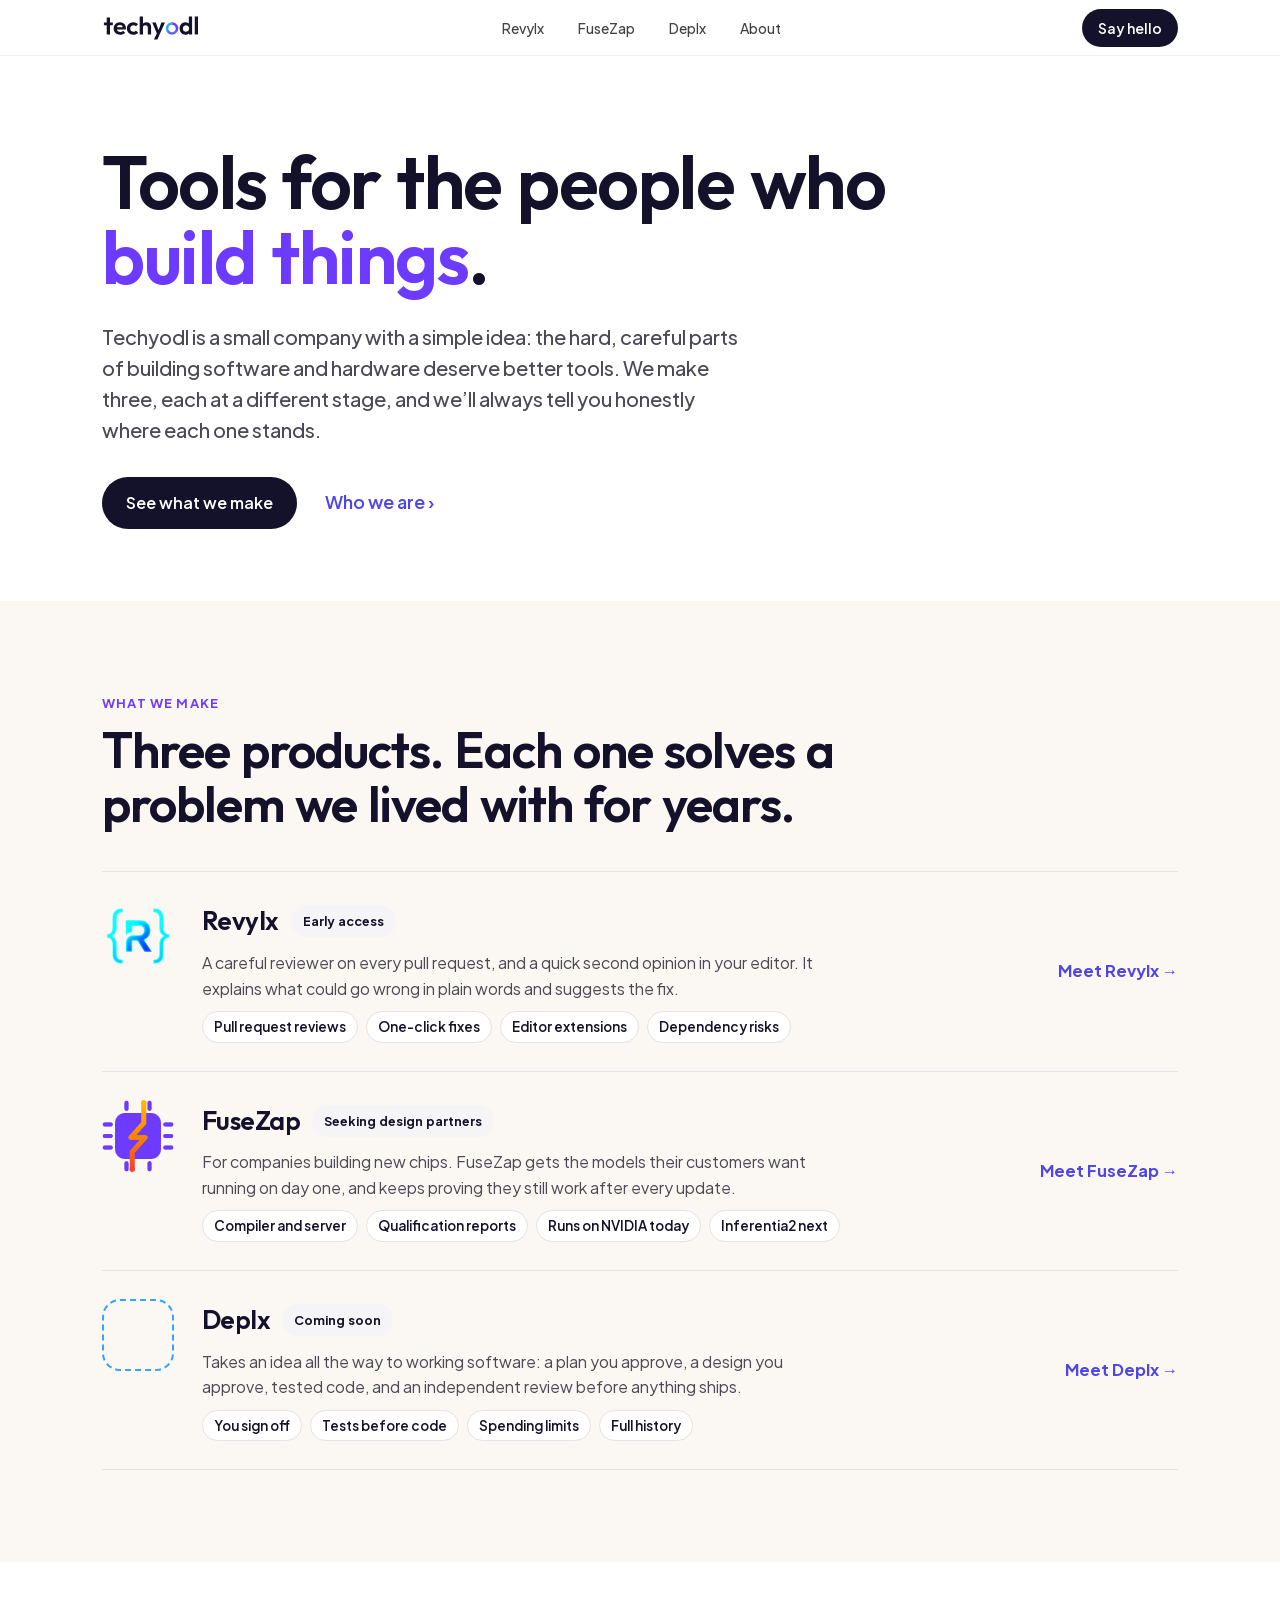
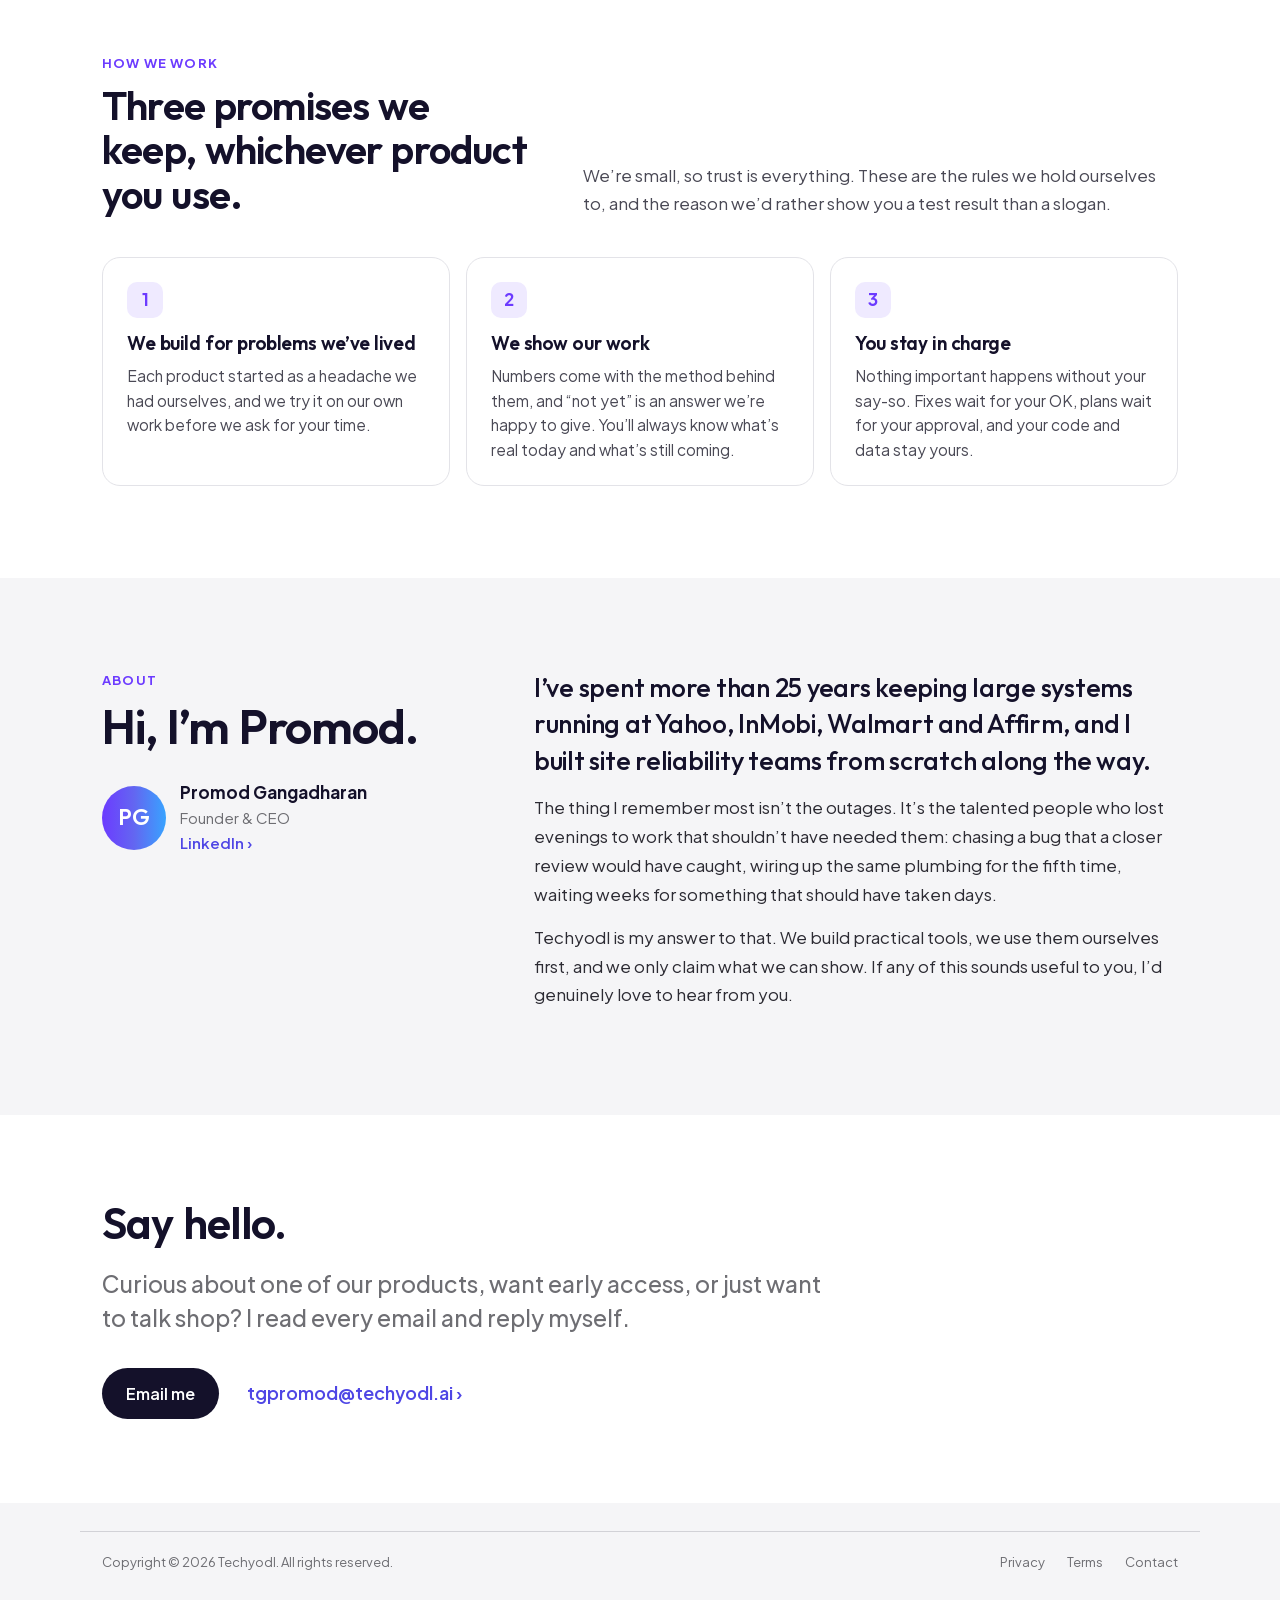
<file: index.html>
<!doctype html>
<html lang="en">
<head>
<meta charset="utf-8">
<meta name="viewport" content="width=device-width, initial-scale=1">
<title>techyodl: tools for people who build software</title>
<meta name="description" content="Techyodl is a small, founder-led company making Revylx, FuseZap and Deplx: practical tools for engineering teams and the people who make chips.">
<meta name="theme-color" content="#FFFFFF">
<meta property="og:type" content="website">
<meta property="og:title" content="techyodl: tools for people who build software">
<meta property="og:description" content="Techyodl is a small, founder-led company making Revylx, FuseZap and Deplx: practical tools for engineering teams and the people who make chips.">
<meta property="og:url" content="https://techyodl.ai/">
<meta property="og:image" content="https://techyodl.ai/og.png">
<meta name="twitter:card" content="summary_large_image">
<meta name="twitter:image" content="https://techyodl.ai/og.png">
<link rel="icon" href="/favicon.svg" type="image/svg+xml">
<link rel="icon" href="/favicon.ico" sizes="any">
<link rel="apple-touch-icon" href="/apple-touch-icon.png">
<link rel="preload" href="fonts/outfit-latin.woff2" as="font" type="font/woff2" crossorigin>
<link rel="stylesheet" href="styles.css?v=7">
</head>
<body>

<nav>
  <div class="wrap">
    <a class="brand" href="index.html"><img src="logo.svg" alt="techyodl" width="122" height="26"></a>
    <div class="menu" id="menu"><a href="revylx.html">Revylx</a><a href="fusezap.html">FuseZap</a><a href="deplx.html">Deplx</a><a href="index.html#about">About</a><a class="menu-cta" href="#contact">Contact</a></div>
    <a class="pill" href="#contact">Say hello</a>
    <button class="menu-btn" aria-label="Open menu" aria-expanded="false" aria-controls="menu"><span></span><span></span></button>
  </div>
</nav>

<header class="hero home" id="top">
  <div class="wrap">
    <h1 class="reveal">Tools for the people who <em>build things</em>.</h1>
    <p class="sub reveal d1">Techyodl is a small company with a simple idea: the hard, careful parts of building software and hardware deserve better tools. We make three, each at a different stage, and we’ll always tell you honestly where each one stands.</p>
    <div class="links reveal d2"><a class="pill" href="#products">See what we make</a><a class="more" href="#about">Who we are ›</a></div>
  </div>
</header>

<section class="warm" id="products">
  <div class="wrap">
    <p class="eyebrow">What we make</p>
    <h2 class="headline reveal" style="max-width:820px">Three products. Each one solves a problem we lived with for years.</h2>
    <div class="rows">
      <div class="row reveal">
        <img src="assets/revylx.png" alt="" width="72" height="72">
        <div><h3>Revylx <span class="badge">Early access</span></h3><p>A careful reviewer on every pull request, and a quick second opinion in your editor. It explains what could go wrong in plain words and suggests the fix.</p><ul><li>Pull request reviews</li><li>One-click fixes</li><li>Editor extensions</li><li>Dependency risks</li></ul></div>
        <a class="go" href="revylx.html">Meet Revylx →</a>
      </div>
      <div class="row reveal d1">
        <img src="assets/fusezap.png" alt="" width="72" height="72">
        <div><h3>FuseZap <span class="badge">Seeking design partners</span></h3><p>For companies building new chips. FuseZap gets the models their customers want running on day one, and keeps proving they still work after every update.</p><ul><li>Compiler and server</li><li>Qualification reports</li><li>Runs on NVIDIA today</li><li>Inferentia2 next</li></ul></div>
        <a class="go" href="fusezap.html">Meet FuseZap →</a>
      </div>
      <div class="row reveal d2">
        <div class="soon-logo" aria-hidden="true"></div>
        <div><h3>Deplx <span class="badge">Coming soon</span></h3><p>Takes an idea all the way to working software: a plan you approve, a design you approve, tested code, and an independent review before anything ships.</p><ul><li>You sign off</li><li>Tests before code</li><li>Spending limits</li><li>Full history</li></ul></div>
        <a class="go" href="deplx.html">Meet Deplx →</a>
      </div>
    </div>
  </div>
</section>

<section>
  <div class="wrap">
    <div class="sechead"><div><p class="eyebrow">How we work</p><h2>Three promises we keep, whichever product you use.</h2></div><p>We’re small, so trust is everything. These are the rules we hold ourselves to, and the reason we’d rather show you a test result than a slogan.</p></div>
    <div class="grid3">
      <div class="card reveal"><div class="ic">1</div><h3>We build for problems we’ve lived</h3><p>Each product started as a headache we had ourselves, and we try it on our own work before we ask for your time.</p></div>
      <div class="card reveal d1"><div class="ic">2</div><h3>We show our work</h3><p>Numbers come with the method behind them, and “not yet” is an answer we’re happy to give. You’ll always know what’s real today and what’s still coming.</p></div>
      <div class="card reveal d2"><div class="ic">3</div><h3>You stay in charge</h3><p>Nothing important happens without your say-so. Fixes wait for your OK, plans wait for your approval, and your code and data stay yours.</p></div>
    </div>
  </div>
</section>

<section class="alt" id="about">
  <div class="wrap about">
    <div class="about-id">
      <p class="eyebrow">About</p>
      <h2>Hi, I’m Promod.</h2>
      <div class="sig"><div class="av" aria-hidden="true">PG</div><div><b>Promod Gangadharan</b><span>Founder &amp; CEO</span><a class="more" href="https://www.linkedin.com/in/promodk" target="_blank" rel="noopener">LinkedIn ›</a></div></div>
    </div>
    <div class="prose about-note">
      <p class="about-lead">I’ve spent more than 25 years keeping large systems running at Yahoo, InMobi, Walmart and Affirm, and I built site reliability teams from scratch along the way.</p>
      <p>The thing I remember most isn’t the outages. It’s the talented people who lost evenings to work that shouldn’t have needed them: chasing a bug that a closer review would have caught, wiring up the same plumbing for the fifth time, waiting weeks for something that should have taken days.</p>
      <p>Techyodl is my answer to that. We build practical tools, we use them ourselves first, and we only claim what we can show. If any of this sounds useful to you, I’d genuinely love to hear from you.</p>
    </div>
  </div>
</section>

<section class="pcta" id="contact">
  <div class="wrap">
    <h2 class="reveal">Say hello.</h2>
    <p class="sub reveal d1">Curious about one of our products, want early access, or just want to talk shop? I read every email and reply myself.</p>
    <div class="links reveal d2"><a class="pill" href="mailto:tgpromod@techyodl.ai">Email me</a><a class="more" href="mailto:tgpromod@techyodl.ai">tgpromod@techyodl.ai ›</a></div>
  </div>
</section>

<footer>
  <div class="wrap">
    <span>Copyright © 2026 Techyodl. All rights reserved.</span>
    <div class="legal-links"><a href="privacy.html">Privacy</a><a href="terms.html">Terms</a><a href="mailto:tgpromod@techyodl.ai">Contact</a></div>
  </div>
</footer>

<script>
(() => {
  const nav = document.querySelector('nav'), btn = nav.querySelector('.menu-btn');
  btn.addEventListener('click', () => { const o = nav.classList.toggle('open'); btn.setAttribute('aria-expanded', o); btn.setAttribute('aria-label', o ? 'Close menu' : 'Open menu'); });
  nav.querySelectorAll('.menu a').forEach(a => a.addEventListener('click', () => { nav.classList.remove('open'); btn.setAttribute('aria-expanded', false); }));
  const io = new IntersectionObserver((es) => es.forEach(e => { if (e.isIntersecting) { e.target.classList.add('in'); io.unobserve(e.target); } }), { threshold: 0.12 });
  document.querySelectorAll('.reveal').forEach(el => io.observe(el));

})();
</script>
</body>
</html>
</file>
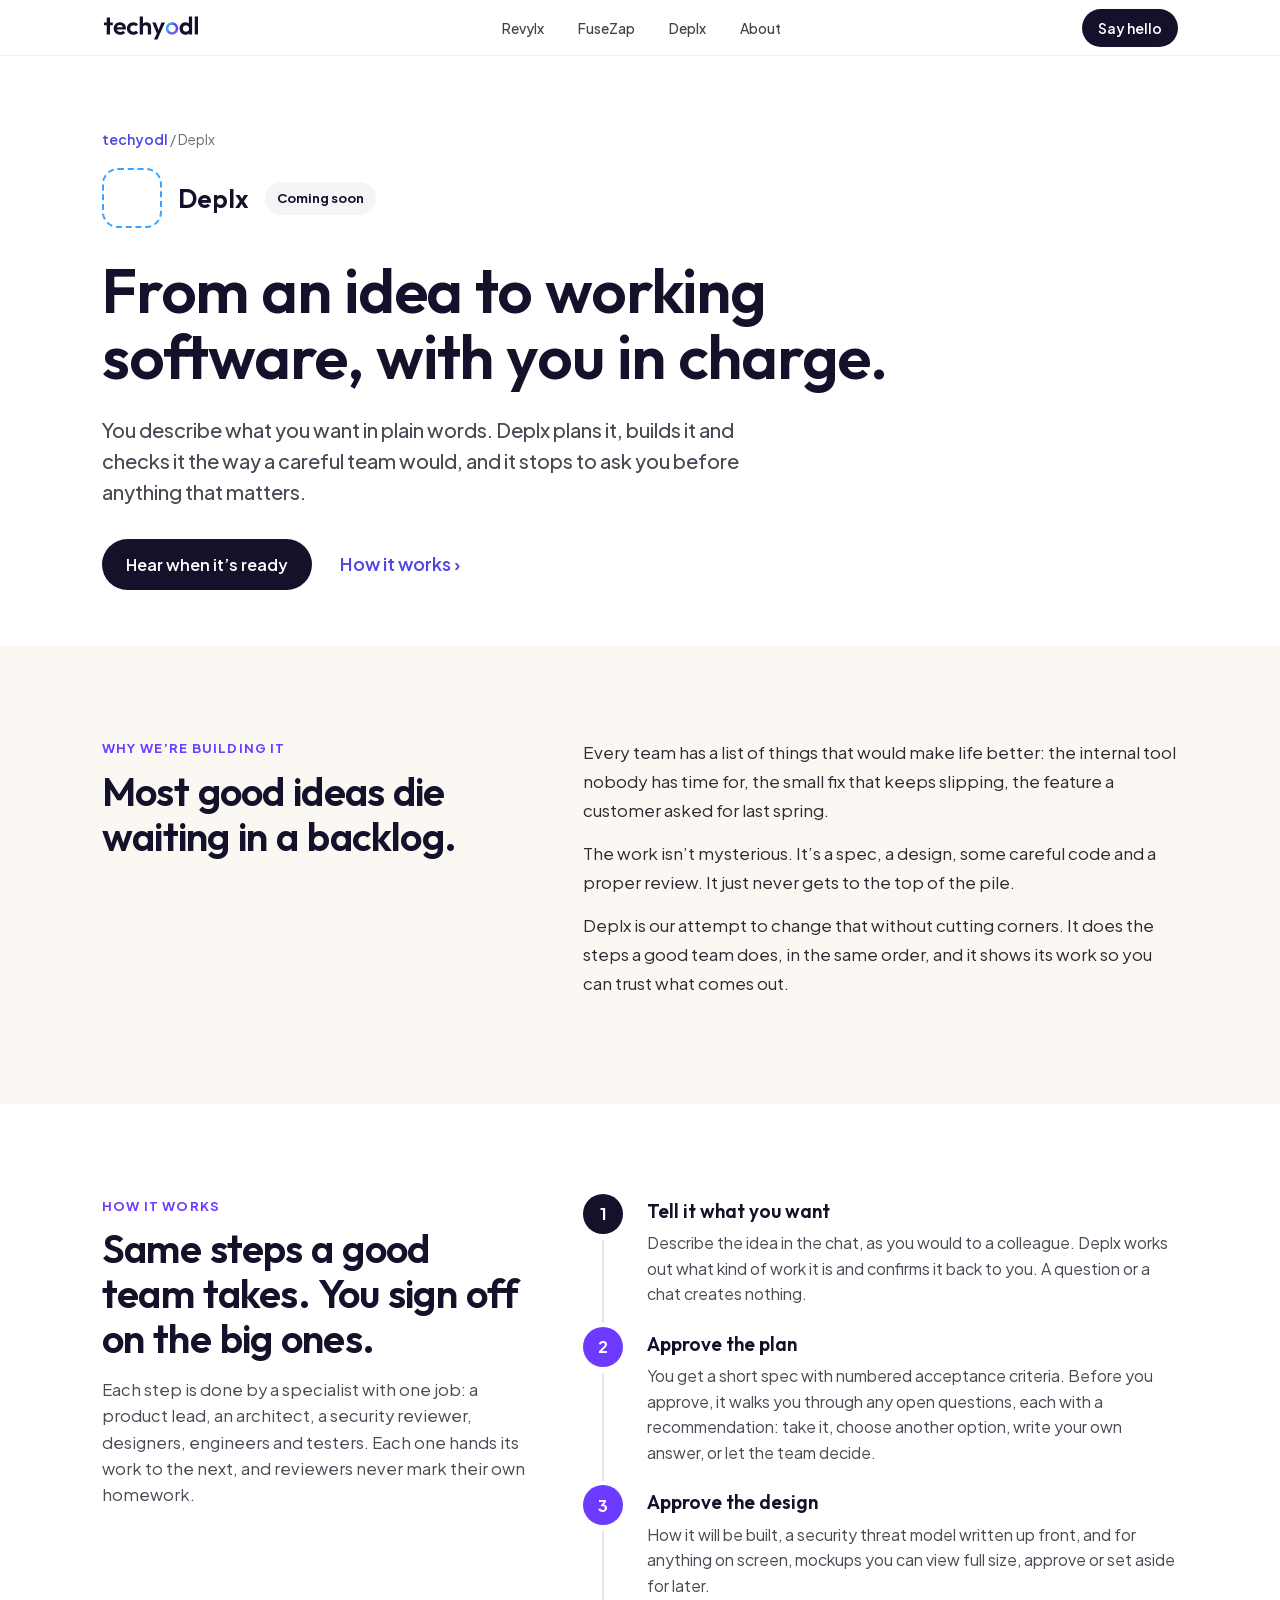
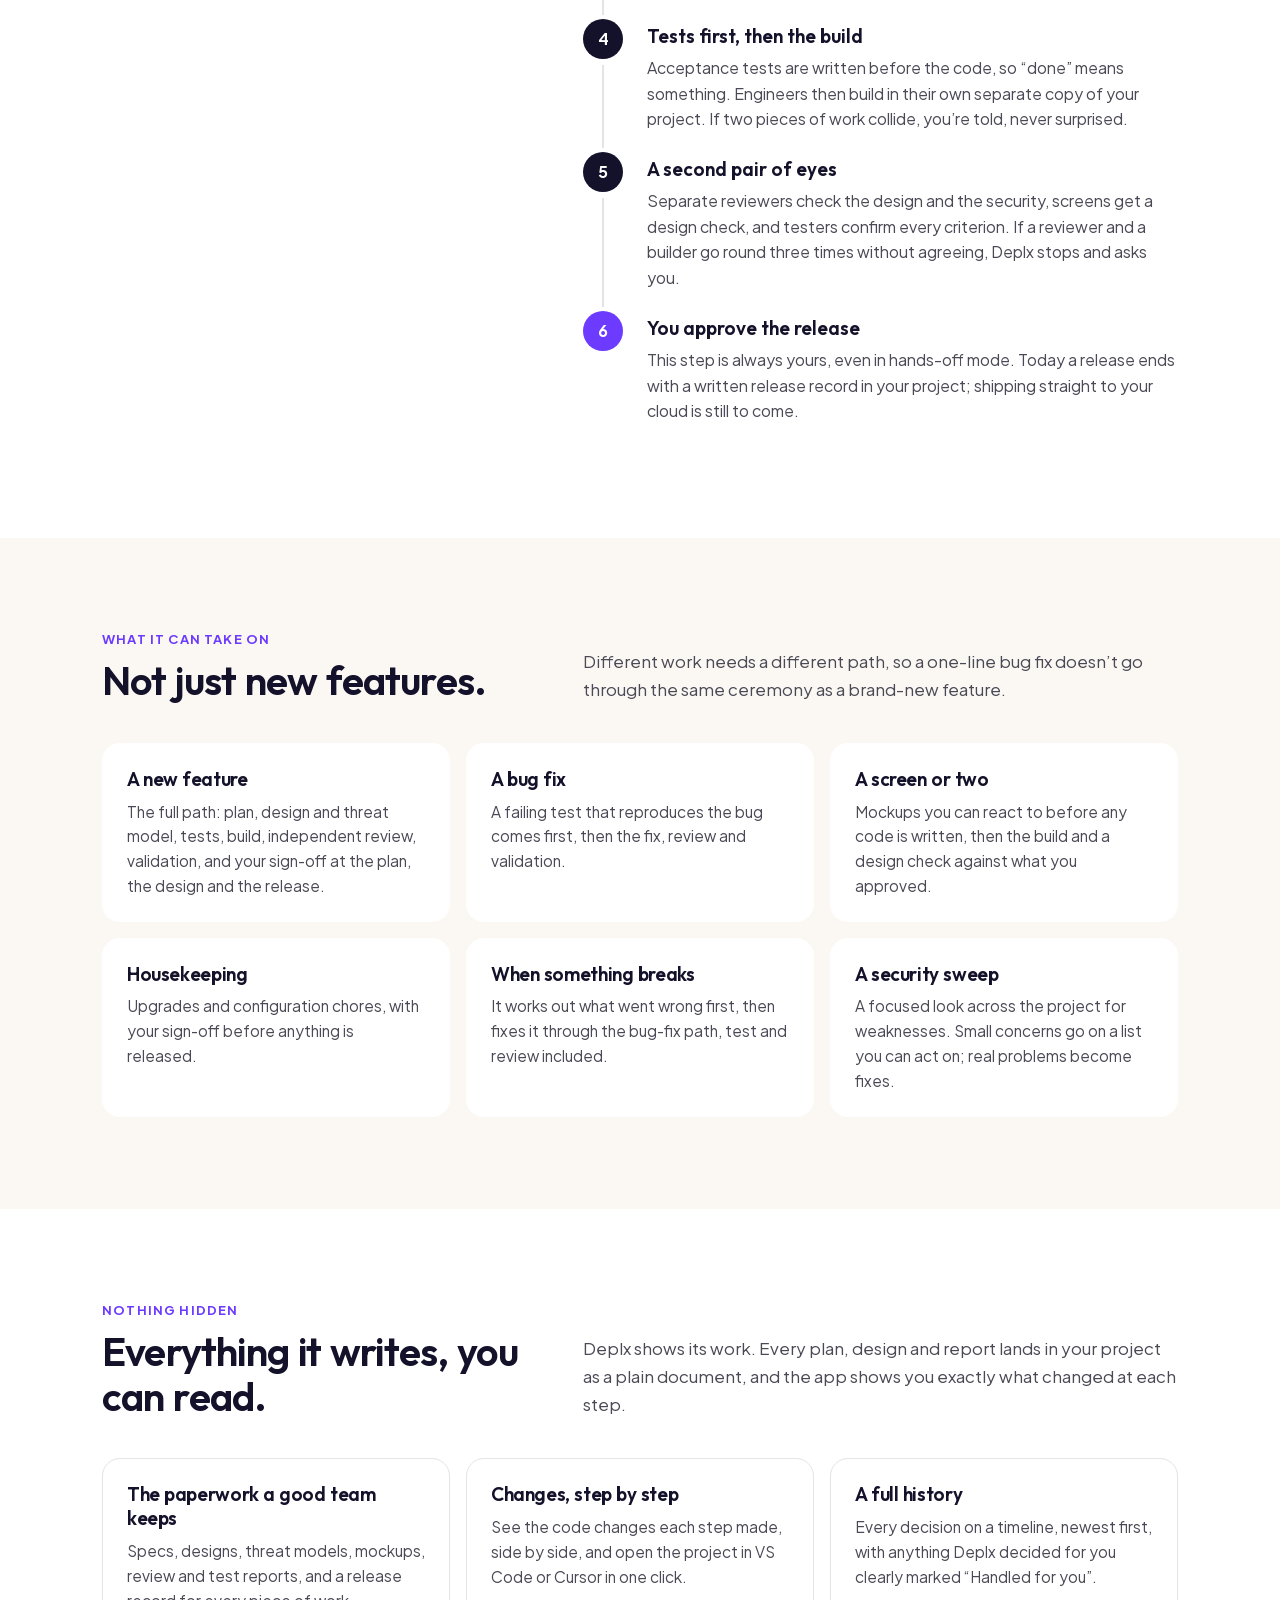
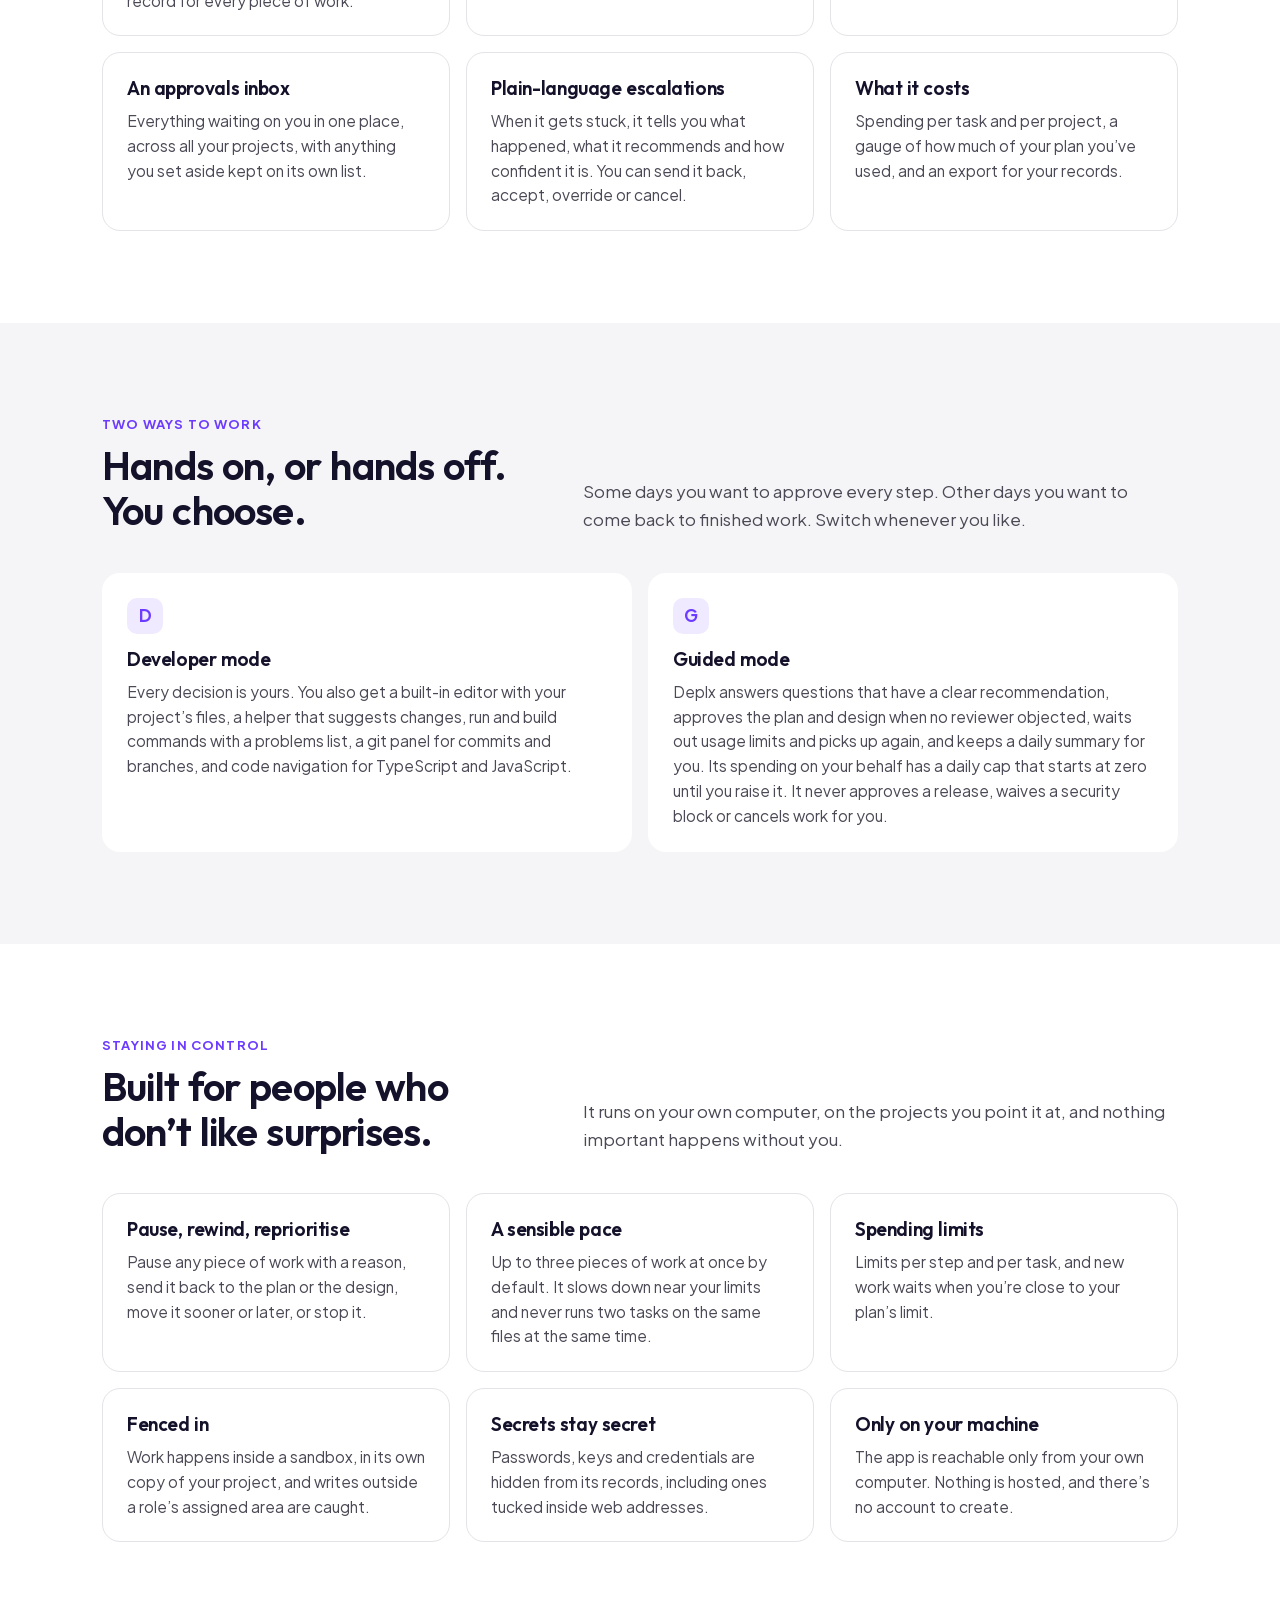
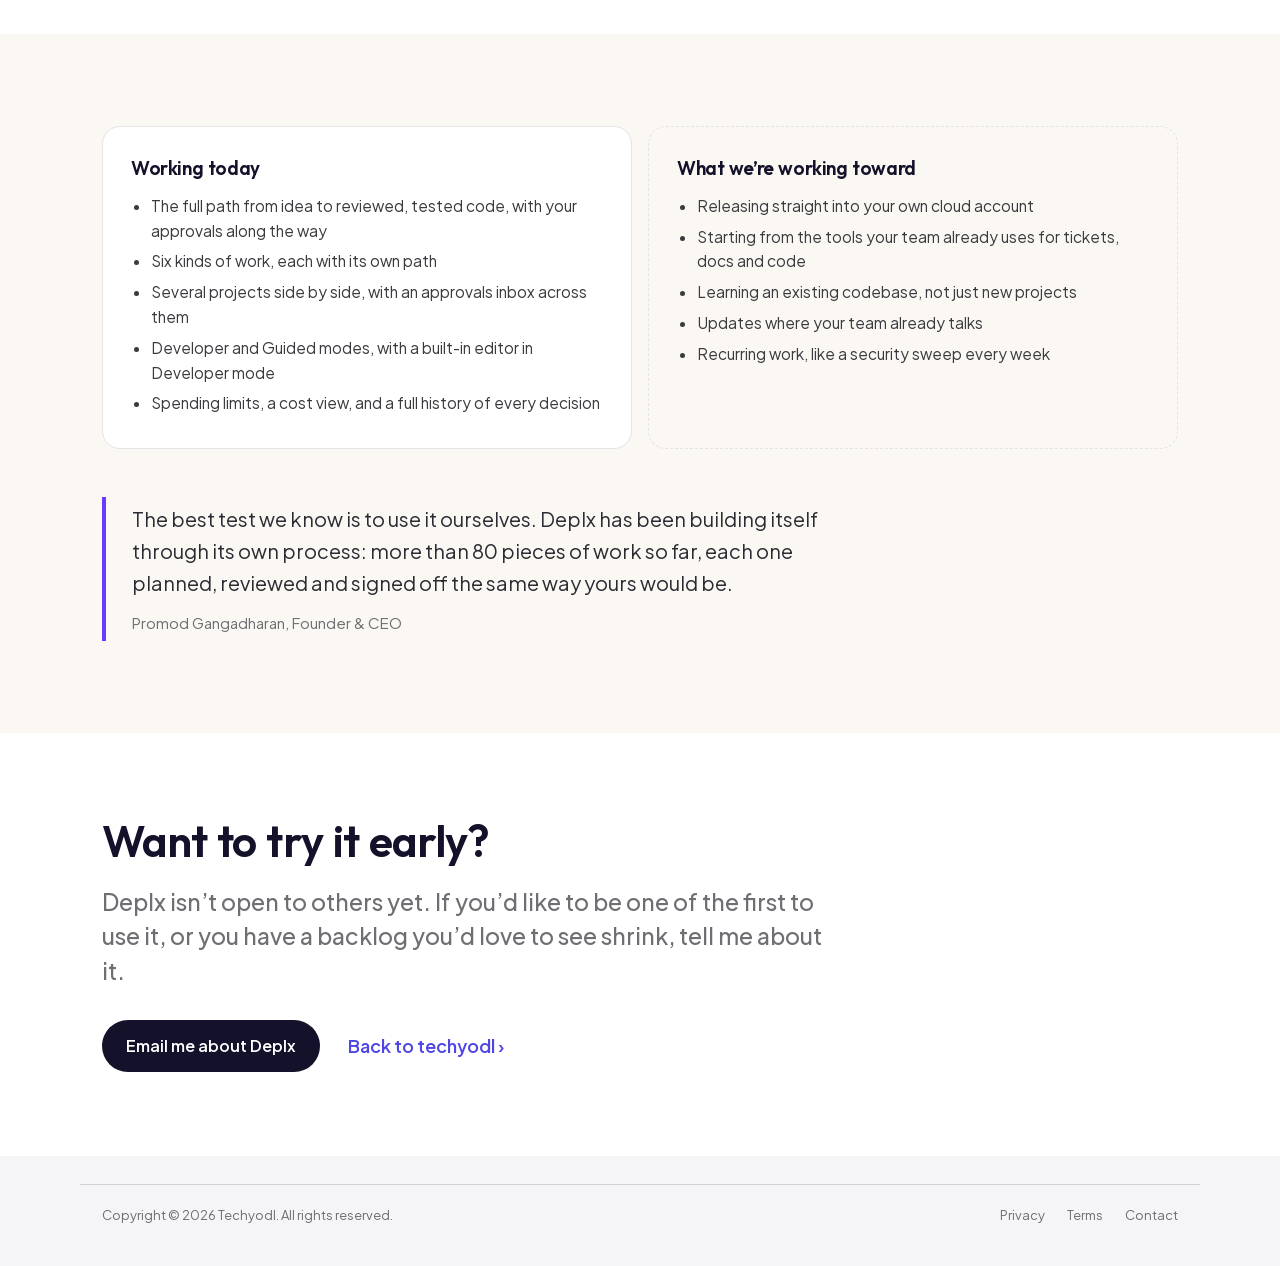
<file: deplx.html>
<!doctype html>
<html lang="en">
<head>
<meta charset="utf-8">
<meta name="viewport" content="width=device-width, initial-scale=1">
<title>Deplx: from an idea to working software, with you in charge</title>
<meta name="description" content="Deplx takes an idea through spec, design, build and review, and checks with you at every step that matters. Coming soon.">
<meta name="theme-color" content="#FFFFFF">
<meta property="og:type" content="website">
<meta property="og:title" content="Deplx: from an idea to working software, with you in charge">
<meta property="og:description" content="Deplx takes an idea through spec, design, build and review, and checks with you at every step that matters. Coming soon.">
<meta property="og:url" content="https://techyodl.ai/deplx.html">
<meta property="og:image" content="https://techyodl.ai/og.png">
<meta name="twitter:card" content="summary_large_image">
<meta name="twitter:image" content="https://techyodl.ai/og.png">
<link rel="icon" href="/favicon.svg" type="image/svg+xml">
<link rel="icon" href="/favicon.ico" sizes="any">
<link rel="apple-touch-icon" href="/apple-touch-icon.png">
<link rel="preload" href="fonts/outfit-latin.woff2" as="font" type="font/woff2" crossorigin>
<link rel="stylesheet" href="styles.css?v=7">
</head>
<body>

<nav>
  <div class="wrap">
    <a class="brand" href="index.html"><img src="logo.svg" alt="techyodl" width="122" height="26"></a>
    <div class="menu" id="menu"><a href="revylx.html">Revylx</a><a href="fusezap.html">FuseZap</a><a href="deplx.html" aria-current="page">Deplx</a><a href="index.html#about">About</a><a class="menu-cta" href="#contact">Contact</a></div>
    <a class="pill" href="#contact">Say hello</a>
    <button class="menu-btn" aria-label="Open menu" aria-expanded="false" aria-controls="menu"><span></span><span></span></button>
  </div>
</nav>

<header class="phero" id="top">
  <div class="wrap">
    <p class="crumb"><a href="index.html">techyodl</a> / Deplx</p>
    <div class="id reveal"><div class="soon-logo" aria-hidden="true"></div><b>Deplx</b><span class="badge">Coming soon</span></div>
    <h1 class="reveal d1">From an idea to working software, with you in charge.</h1>
    <p class="sub reveal d2">You describe what you want in plain words. Deplx plans it, builds it and checks it the way a careful team would, and it stops to ask you before anything that matters.</p>
    <div class="links reveal d2"><a class="pill" href="#contact">Hear when it’s ready</a><a class="more" href="#how">How it works ›</a></div>
  </div>
</header>

<section class="warm">
  <div class="wrap split">
    <div><p class="eyebrow">Why we’re building it</p><h2>Most good ideas die waiting in a backlog.</h2></div>
    <div class="prose">
      <p>Every team has a list of things that would make life better: the internal tool nobody has time for, the small fix that keeps slipping, the feature a customer asked for last spring.</p>
      <p>The work isn’t mysterious. It’s a spec, a design, some careful code and a proper review. It just never gets to the top of the pile.</p>
      <p>Deplx is our attempt to change that without cutting corners. It does the steps a good team does, in the same order, and it shows its work so you can trust what comes out.</p>
    </div>
  </div>
</section>

<section id="how">
  <div class="wrap split">
    <div><p class="eyebrow">How it works</p><h2>Same steps a good team takes. You sign off on the big ones.</h2><p style="color:#4A4955;margin-top:16px;font-size:16.5px">Each step is done by a specialist with one job: a product lead, an architect, a security reviewer, designers, engineers and testers. Each one hands its work to the next, and reviewers never mark their own homework.</p></div>
    <ol class="flow">
      <li><b>Tell it what you want</b><span>Describe the idea in the chat, as you would to a colleague. Deplx works out what kind of work it is and confirms it back to you. A question or a chat creates nothing.</span></li>
      <li class="you"><b>Approve the plan</b><span>You get a short spec with numbered acceptance criteria. Before you approve, it walks you through any open questions, each with a recommendation: take it, choose another option, write your own answer, or let the team decide.</span></li>
      <li class="you"><b>Approve the design</b><span>How it will be built, a security threat model written up front, and for anything on screen, mockups you can view full size, approve or set aside for later.</span></li>
      <li><b>Tests first, then the build</b><span>Acceptance tests are written before the code, so “done” means something. Engineers then build in their own separate copy of your project. If two pieces of work collide, you’re told, never surprised.</span></li>
      <li><b>A second pair of eyes</b><span>Separate reviewers check the design and the security, screens get a design check, and testers confirm every criterion. If a reviewer and a builder go round three times without agreeing, Deplx stops and asks you.</span></li>
      <li class="you"><b>You approve the release</b><span>This step is always yours, even in hands-off mode. Today a release ends with a written release record in your project; shipping straight to your cloud is still to come.</span></li>
    </ol>
  </div>
</section>

<section class="warm">
  <div class="wrap">
    <div class="sechead"><div><p class="eyebrow">What it can take on</p><h2>Not just new features.</h2></div><p>Different work needs a different path, so a one-line bug fix doesn’t go through the same ceremony as a brand-new feature.</p></div>
    <div class="grid3">
      <div class="card reveal"><h3>A new feature</h3><p>The full path: plan, design and threat model, tests, build, independent review, validation, and your sign-off at the plan, the design and the release.</p></div>
      <div class="card reveal d1"><h3>A bug fix</h3><p>A failing test that reproduces the bug comes first, then the fix, review and validation.</p></div>
      <div class="card reveal d2"><h3>A screen or two</h3><p>Mockups you can react to before any code is written, then the build and a design check against what you approved.</p></div>
      <div class="card reveal"><h3>Housekeeping</h3><p>Upgrades and configuration chores, with your sign-off before anything is released.</p></div>
      <div class="card reveal d1"><h3>When something breaks</h3><p>It works out what went wrong first, then fixes it through the bug-fix path, test and review included.</p></div>
      <div class="card reveal d2"><h3>A security sweep</h3><p>A focused look across the project for weaknesses. Small concerns go on a list you can act on; real problems become fixes.</p></div>
    </div>
  </div>
</section>

<section>
  <div class="wrap">
    <div class="sechead"><div><p class="eyebrow">Nothing hidden</p><h2>Everything it writes, you can read.</h2></div><p>Deplx shows its work. Every plan, design and report lands in your project as a plain document, and the app shows you exactly what changed at each step.</p></div>
    <div class="grid3">
      <div class="card reveal"><h3>The paperwork a good team keeps</h3><p>Specs, designs, threat models, mockups, review and test reports, and a release record for every piece of work.</p></div>
      <div class="card reveal d1"><h3>Changes, step by step</h3><p>See the code changes each step made, side by side, and open the project in VS Code or Cursor in one click.</p></div>
      <div class="card reveal d2"><h3>A full history</h3><p>Every decision on a timeline, newest first, with anything Deplx decided for you clearly marked “Handled for you”.</p></div>
      <div class="card reveal"><h3>An approvals inbox</h3><p>Everything waiting on you in one place, across all your projects, with anything you set aside kept on its own list.</p></div>
      <div class="card reveal d1"><h3>Plain-language escalations</h3><p>When it gets stuck, it tells you what happened, what it recommends and how confident it is. You can send it back, accept, override or cancel.</p></div>
      <div class="card reveal d2"><h3>What it costs</h3><p>Spending per task and per project, a gauge of how much of your plan you’ve used, and an export for your records.</p></div>
    </div>
  </div>
</section>

<section class="alt">
  <div class="wrap">
    <div class="sechead"><div><p class="eyebrow">Two ways to work</p><h2>Hands on, or hands off. You choose.</h2></div><p>Some days you want to approve every step. Other days you want to come back to finished work. Switch whenever you like.</p></div>
    <div class="grid2">
      <div class="card reveal"><div class="ic">D</div><h3>Developer mode</h3><p>Every decision is yours. You also get a built-in editor with your project’s files, a helper that suggests changes, run and build commands with a problems list, a git panel for commits and branches, and code navigation for TypeScript and JavaScript.</p></div>
      <div class="card reveal d1"><div class="ic">G</div><h3>Guided mode</h3><p>Deplx answers questions that have a clear recommendation, approves the plan and design when no reviewer objected, waits out usage limits and picks up again, and keeps a daily summary for you. Its spending on your behalf has a daily cap that starts at zero until you raise it. It never approves a release, waives a security block or cancels work for you.</p></div>
    </div>
  </div>
</section>

<section>
  <div class="wrap">
    <div class="sechead"><div><p class="eyebrow">Staying in control</p><h2>Built for people who don’t like surprises.</h2></div><p>It runs on your own computer, on the projects you point it at, and nothing important happens without you.</p></div>
    <div class="grid3">
      <div class="card reveal"><h3>Pause, rewind, reprioritise</h3><p>Pause any piece of work with a reason, send it back to the plan or the design, move it sooner or later, or stop it.</p></div>
      <div class="card reveal d1"><h3>A sensible pace</h3><p>Up to three pieces of work at once by default. It slows down near your limits and never runs two tasks on the same files at the same time.</p></div>
      <div class="card reveal d2"><h3>Spending limits</h3><p>Limits per step and per task, and new work waits when you’re close to your plan’s limit.</p></div>
      <div class="card reveal"><h3>Fenced in</h3><p>Work happens inside a sandbox, in its own copy of your project, and writes outside a role’s assigned area are caught.</p></div>
      <div class="card reveal d1"><h3>Secrets stay secret</h3><p>Passwords, keys and credentials are hidden from its records, including ones tucked inside web addresses.</p></div>
      <div class="card reveal d2"><h3>Only on your machine</h3><p>The app is reachable only from your own computer. Nothing is hosted, and there’s no account to create.</p></div>
    </div>
  </div>
</section>

<section class="warm">
  <div class="wrap">
    <div class="facts" style="margin-top:0">
      <div><h3>Working today</h3><ul>
        <li>The full path from idea to reviewed, tested code, with your approvals along the way</li>
        <li>Six kinds of work, each with its own path</li>
        <li>Several projects side by side, with an approvals inbox across them</li>
        <li>Developer and Guided modes, with a built-in editor in Developer mode</li>
        <li>Spending limits, a cost view, and a full history of every decision</li>
      </ul></div>
      <div class="next"><h3>What we’re working toward</h3><ul>
        <li>Releasing straight into your own cloud account</li>
        <li>Starting from the tools your team already uses for tickets, docs and code</li>
        <li>Learning an existing codebase, not just new projects</li>
        <li>Updates where your team already talks</li>
        <li>Recurring work, like a security sweep every week</li>
      </ul></div>
    </div>
    <blockquote class="callout reveal" style="margin-top:48px"><p>The best test we know is to use it ourselves. Deplx has been building itself through its own process: more than 80 pieces of work so far, each one planned, reviewed and signed off the same way yours would be.</p><cite>Promod Gangadharan, Founder &amp; CEO</cite></blockquote>
  </div>
</section>

<section class="pcta" id="contact">
  <div class="wrap">
    <h2 class="reveal">Want to try it early?</h2>
    <p class="sub reveal d1">Deplx isn’t open to others yet. If you’d like to be one of the first to use it, or you have a backlog you’d love to see shrink, tell me about it.</p>
    <div class="links reveal d2"><a class="pill" href="mailto:tgpromod@techyodl.ai?subject=Deplx%20early%20access">Email me about Deplx</a><a class="more" href="index.html">Back to techyodl ›</a></div>
  </div>
</section>

<footer>
  <div class="wrap">
    <span>Copyright © 2026 Techyodl. All rights reserved.</span>
    <div class="legal-links"><a href="privacy.html">Privacy</a><a href="terms.html">Terms</a><a href="mailto:tgpromod@techyodl.ai">Contact</a></div>
  </div>
</footer>

<script>
(() => {
  const nav = document.querySelector('nav'), btn = nav.querySelector('.menu-btn');
  btn.addEventListener('click', () => { const o = nav.classList.toggle('open'); btn.setAttribute('aria-expanded', o); btn.setAttribute('aria-label', o ? 'Close menu' : 'Open menu'); });
  nav.querySelectorAll('.menu a').forEach(a => a.addEventListener('click', () => { nav.classList.remove('open'); btn.setAttribute('aria-expanded', false); }));
  const io = new IntersectionObserver((es) => es.forEach(e => { if (e.isIntersecting) { e.target.classList.add('in'); io.unobserve(e.target); } }), { threshold: 0.12 });
  document.querySelectorAll('.reveal').forEach(el => io.observe(el));

})();
</script>
</body>
</html>
</file>
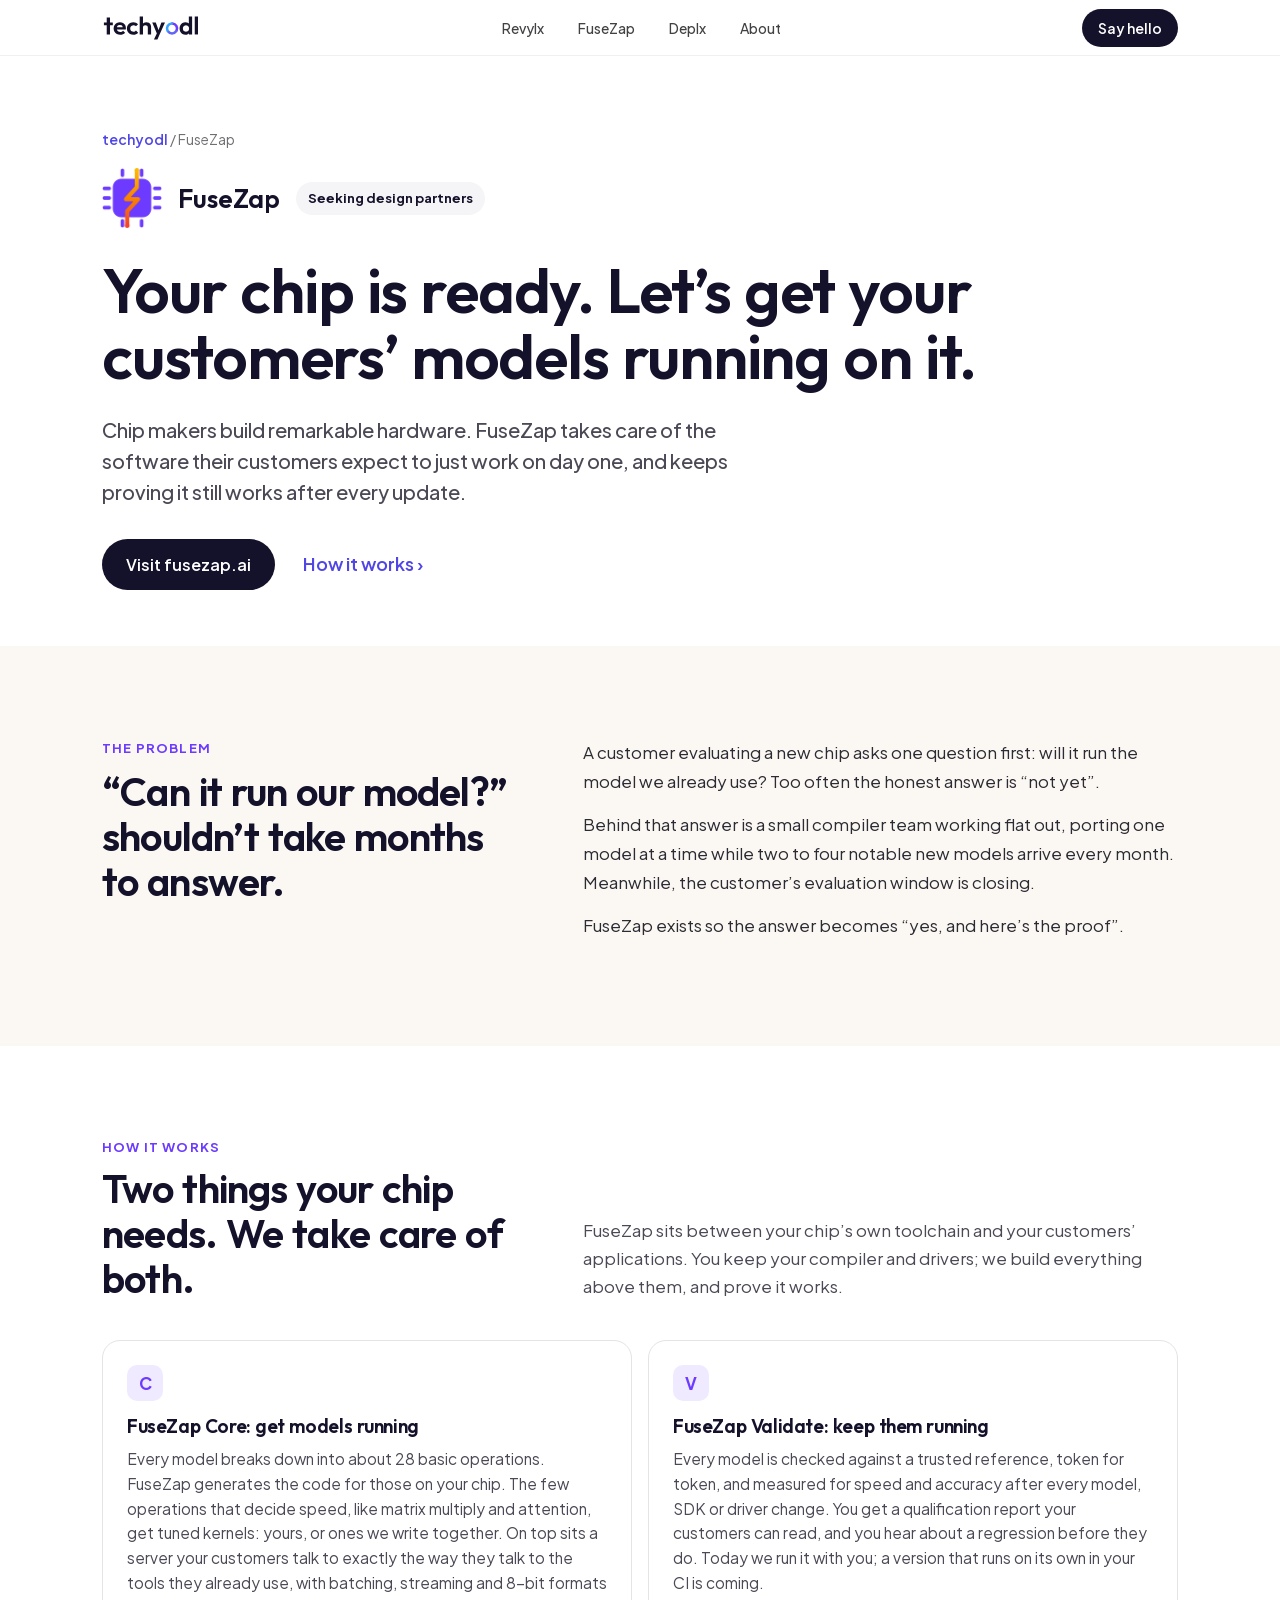
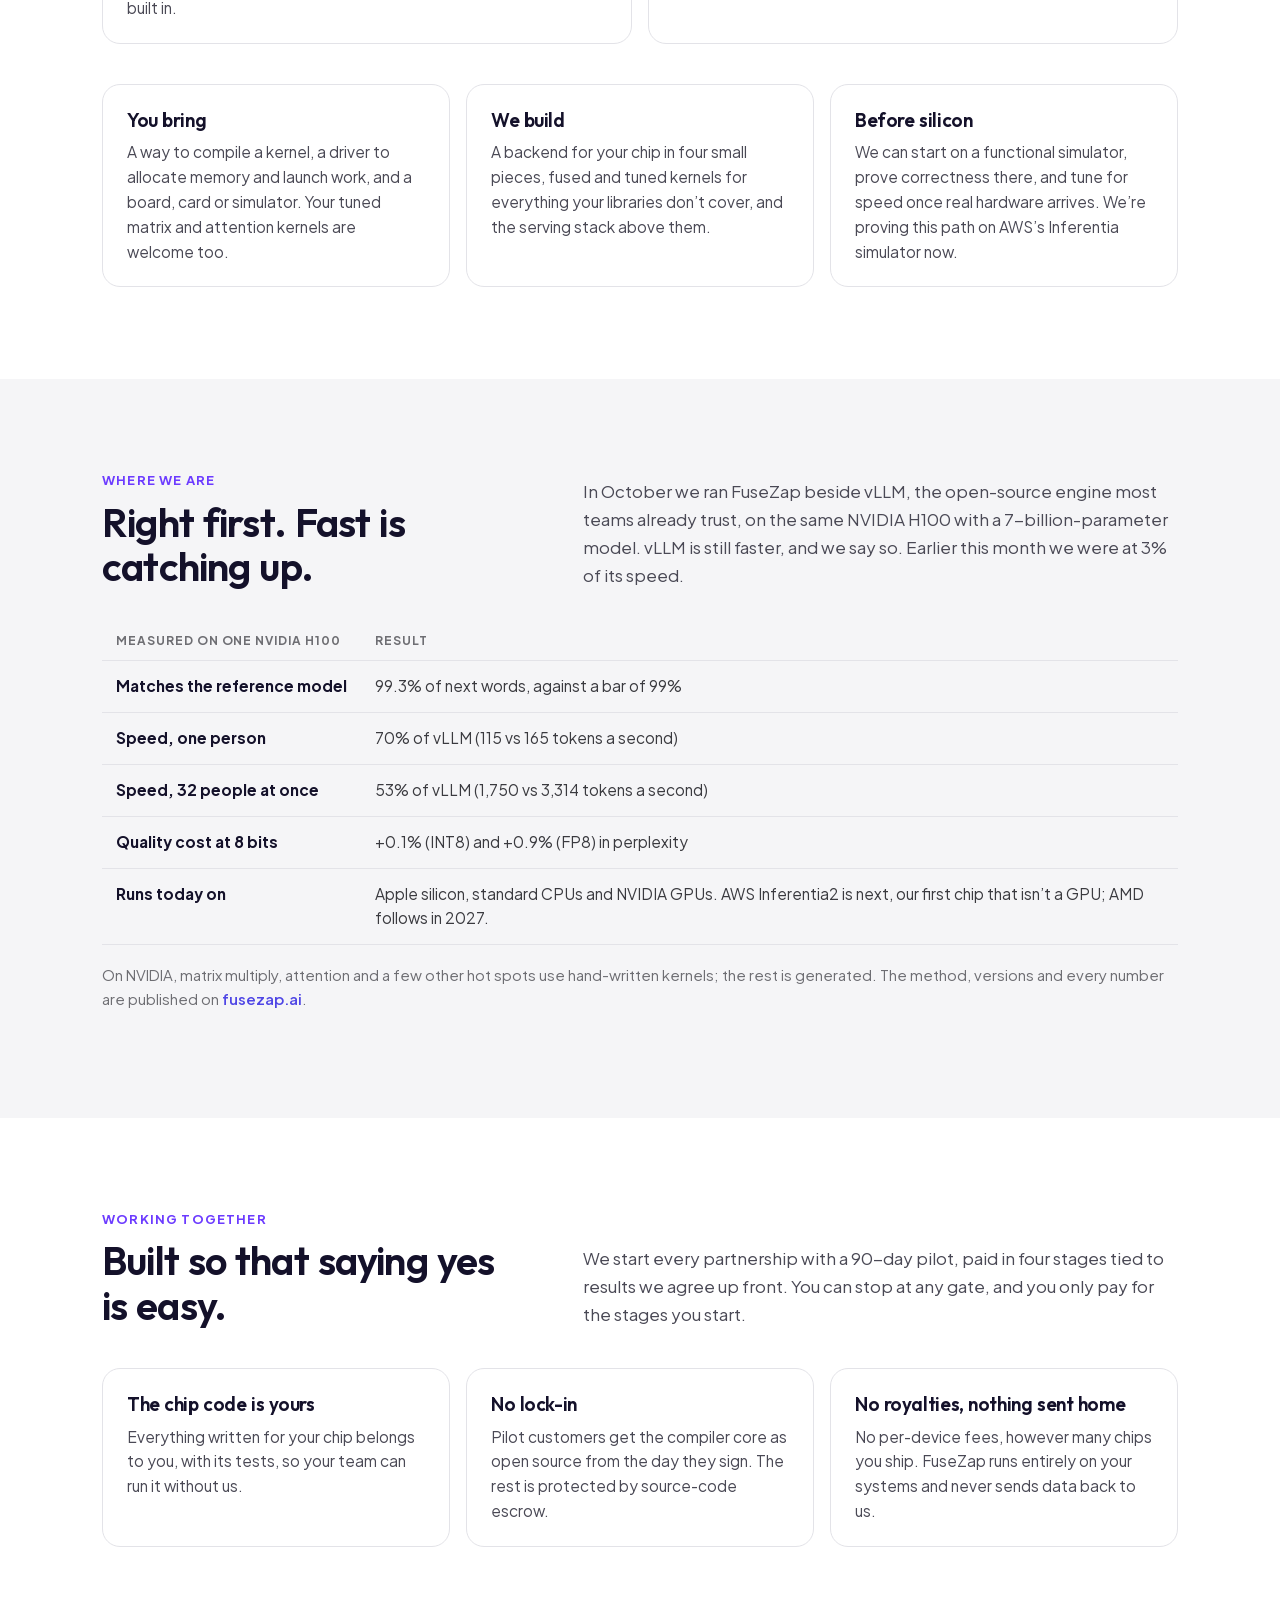
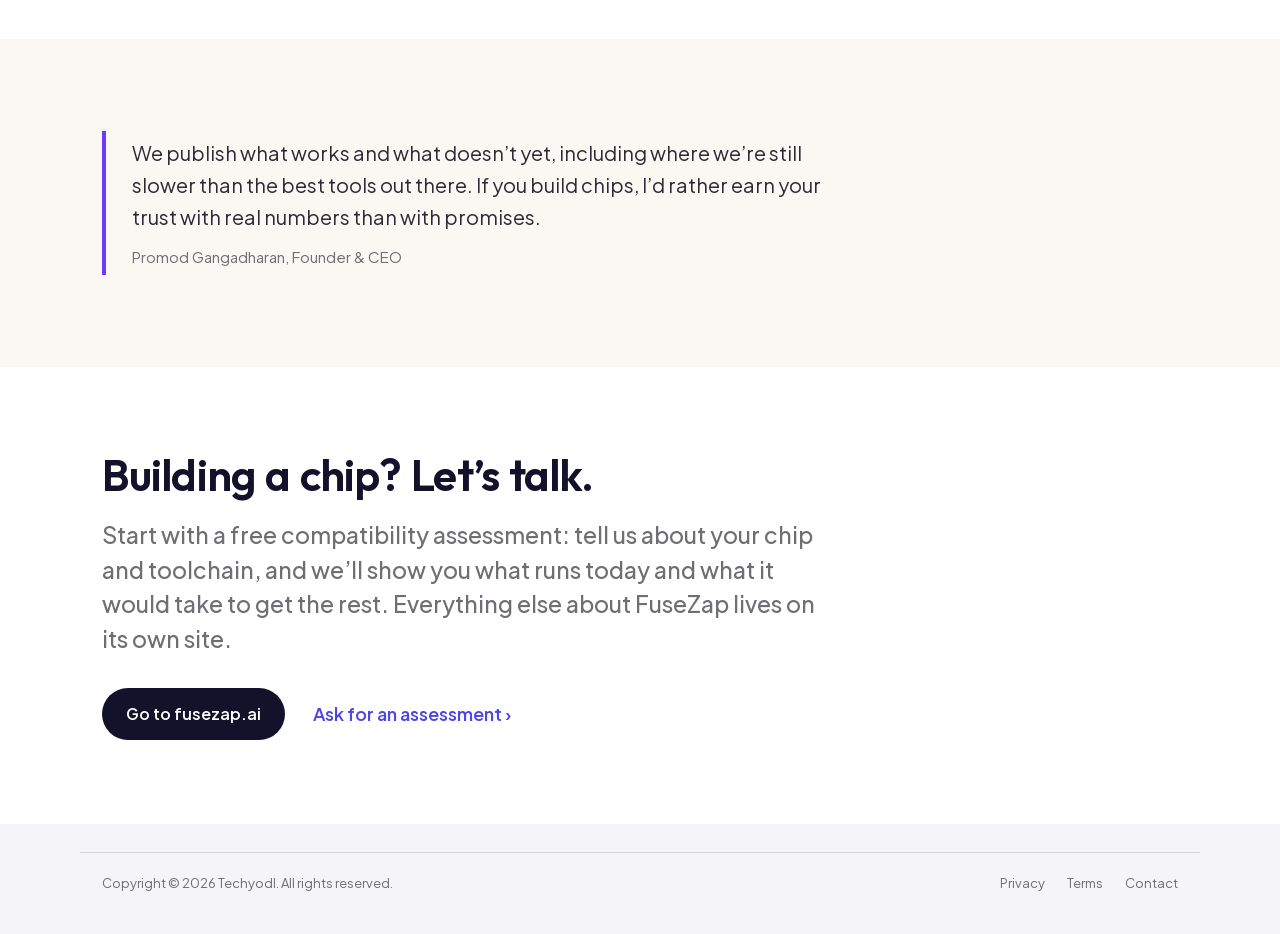
<file: fusezap.html>
<!doctype html>
<html lang="en">
<head>
<meta charset="utf-8">
<meta name="viewport" content="width=device-width, initial-scale=1">
<title>FuseZap: get your chip running the models customers ask for</title>
<meta name="description" content="FuseZap gets new chips running the models customers want, and keeps proving they still work after every update.">
<meta name="theme-color" content="#FFFFFF">
<meta property="og:type" content="website">
<meta property="og:title" content="FuseZap: get your chip running the models customers ask for">
<meta property="og:description" content="FuseZap gets new chips running the models customers want, and keeps proving they still work after every update.">
<meta property="og:url" content="https://techyodl.ai/fusezap.html">
<meta property="og:image" content="https://techyodl.ai/og.png">
<meta name="twitter:card" content="summary_large_image">
<meta name="twitter:image" content="https://techyodl.ai/og.png">
<link rel="icon" href="/favicon.svg" type="image/svg+xml">
<link rel="icon" href="/favicon.ico" sizes="any">
<link rel="apple-touch-icon" href="/apple-touch-icon.png">
<link rel="preload" href="fonts/outfit-latin.woff2" as="font" type="font/woff2" crossorigin>
<link rel="stylesheet" href="styles.css?v=7">
</head>
<body>

<nav>
  <div class="wrap">
    <a class="brand" href="index.html"><img src="logo.svg" alt="techyodl" width="122" height="26"></a>
    <div class="menu" id="menu"><a href="revylx.html">Revylx</a><a href="fusezap.html" aria-current="page">FuseZap</a><a href="deplx.html">Deplx</a><a href="index.html#about">About</a><a class="menu-cta" href="#contact">Contact</a></div>
    <a class="pill" href="#contact">Say hello</a>
    <button class="menu-btn" aria-label="Open menu" aria-expanded="false" aria-controls="menu"><span></span><span></span></button>
  </div>
</nav>

<header class="phero" id="top">
  <div class="wrap">
    <p class="crumb"><a href="index.html">techyodl</a> / FuseZap</p>
    <div class="id reveal"><img src="assets/fusezap.png" alt="" width="60" height="60"><b>FuseZap</b><span class="badge">Seeking design partners</span></div>
    <h1 class="reveal d1">Your chip is ready. Let’s get your customers’ models running on it.</h1>
    <p class="sub reveal d2">Chip makers build remarkable hardware. FuseZap takes care of the software their customers expect to just work on day one, and keeps proving it still works after every update.</p>
    <div class="links reveal d2"><a class="pill" href="https://fusezap.ai">Visit fusezap.ai</a><a class="more" href="#how">How it works ›</a></div>
  </div>
</header>

<section class="warm">
  <div class="wrap split">
    <div><p class="eyebrow">The problem</p><h2>“Can it run our model?” shouldn’t take months to answer.</h2></div>
    <div class="prose">
      <p>A customer evaluating a new chip asks one question first: will it run the model we already use? Too often the honest answer is “not yet”.</p>
      <p>Behind that answer is a small compiler team working flat out, porting one model at a time while two to four notable new models arrive every month. Meanwhile, the customer’s evaluation window is closing.</p>
      <p>FuseZap exists so the answer becomes “yes, and here’s the proof”.</p>
    </div>
  </div>
</section>

<section id="how">
  <div class="wrap">
    <div class="sechead"><div><p class="eyebrow">How it works</p><h2>Two things your chip needs. We take care of both.</h2></div><p>FuseZap sits between your chip’s own toolchain and your customers’ applications. You keep your compiler and drivers; we build everything above them, and prove it works.</p></div>
    <div class="grid2">
      <div class="card reveal"><div class="ic">C</div><h3>FuseZap Core: get models running</h3><p>Every model breaks down into about 28 basic operations. FuseZap generates the code for those on your chip. The few operations that decide speed, like matrix multiply and attention, get tuned kernels: yours, or ones we write together. On top sits a server your customers talk to exactly the way they talk to the tools they already use, with batching, streaming and 8-bit formats built in.</p></div>
      <div class="card reveal d1"><div class="ic">V</div><h3>FuseZap Validate: keep them running</h3><p>Every model is checked against a trusted reference, token for token, and measured for speed and accuracy after every model, SDK or driver change. You get a qualification report your customers can read, and you hear about a regression before they do. Today we run it with you; a version that runs on its own in your CI is coming.</p></div>
    </div>
    <div class="grid3">
      <div class="card reveal"><h3>You bring</h3><p>A way to compile a kernel, a driver to allocate memory and launch work, and a board, card or simulator. Your tuned matrix and attention kernels are welcome too.</p></div>
      <div class="card reveal d1"><h3>We build</h3><p>A backend for your chip in four small pieces, fused and tuned kernels for everything your libraries don’t cover, and the serving stack above them.</p></div>
      <div class="card reveal d2"><h3>Before silicon</h3><p>We can start on a functional simulator, prove correctness there, and tune for speed once real hardware arrives. We’re proving this path on AWS’s Inferentia simulator now.</p></div>
    </div>
  </div>
</section>

<section class="alt">
  <div class="wrap">
    <div class="sechead"><div><p class="eyebrow">Where we are</p><h2>Right first. Fast is catching up.</h2></div><p>In October we ran FuseZap beside vLLM, the open-source engine most teams already trust, on the same NVIDIA H100 with a 7-billion-parameter model. vLLM is still faster, and we say so. Earlier this month we were at 3% of its speed.</p></div>
    <table class="kv">
      <thead><tr><th>Measured on one NVIDIA H100</th><th>Result</th></tr></thead>
      <tbody>
        <tr><td>Matches the reference model</td><td>99.3% of next words, against a bar of 99%</td></tr>
        <tr><td>Speed, one person</td><td>70% of vLLM (115 vs 165 tokens a second)</td></tr>
        <tr><td>Speed, 32 people at once</td><td>53% of vLLM (1,750 vs 3,314 tokens a second)</td></tr>
        <tr><td>Quality cost at 8 bits</td><td>+0.1% (INT8) and +0.9% (FP8) in perplexity</td></tr>
        <tr><td>Runs today on</td><td>Apple silicon, standard CPUs and NVIDIA GPUs. AWS Inferentia2 is next, our first chip that isn’t a GPU; AMD follows in 2027.</td></tr>
      </tbody>
    </table>
    <p style="margin-top:18px;color:var(--grey);font-size:15px">On NVIDIA, matrix multiply, attention and a few other hot spots use hand-written kernels; the rest is generated. The method, versions and every number are published on <a class="more" style="font-size:15px" href="https://fusezap.ai/engineering.html">fusezap.ai</a>.</p>
  </div>
</section>

<section>
  <div class="wrap">
    <div class="sechead"><div><p class="eyebrow">Working together</p><h2>Built so that saying yes is easy.</h2></div><p>We start every partnership with a 90-day pilot, paid in four stages tied to results we agree up front. You can stop at any gate, and you only pay for the stages you start.</p></div>
    <div class="grid3">
      <div class="card reveal"><h3>The chip code is yours</h3><p>Everything written for your chip belongs to you, with its tests, so your team can run it without us.</p></div>
      <div class="card reveal d1"><h3>No lock-in</h3><p>Pilot customers get the compiler core as open source from the day they sign. The rest is protected by source-code escrow.</p></div>
      <div class="card reveal d2"><h3>No royalties, nothing sent home</h3><p>No per-device fees, however many chips you ship. FuseZap runs entirely on your systems and never sends data back to us.</p></div>
    </div>
  </div>
</section>

<section class="warm">
  <div class="wrap">
    <blockquote class="callout reveal"><p>We publish what works and what doesn’t yet, including where we’re still slower than the best tools out there. If you build chips, I’d rather earn your trust with real numbers than with promises.</p><cite>Promod Gangadharan, Founder &amp; CEO</cite></blockquote>
  </div>
</section>

<section class="pcta" id="contact">
  <div class="wrap">
    <h2 class="reveal">Building a chip? Let’s talk.</h2>
    <p class="sub reveal d1">Start with a free compatibility assessment: tell us about your chip and toolchain, and we’ll show you what runs today and what it would take to get the rest. Everything else about FuseZap lives on its own site.</p>
    <div class="links reveal d2"><a class="pill" href="https://fusezap.ai">Go to fusezap.ai</a><a class="more" href="mailto:tgpromod@techyodl.ai?subject=FuseZap%20assessment">Ask for an assessment ›</a></div>
  </div>
</section>

<footer>
  <div class="wrap">
    <span>Copyright © 2026 Techyodl. All rights reserved.</span>
    <div class="legal-links"><a href="privacy.html">Privacy</a><a href="terms.html">Terms</a><a href="mailto:tgpromod@techyodl.ai">Contact</a></div>
  </div>
</footer>

<script>
(() => {
  const nav = document.querySelector('nav'), btn = nav.querySelector('.menu-btn');
  btn.addEventListener('click', () => { const o = nav.classList.toggle('open'); btn.setAttribute('aria-expanded', o); btn.setAttribute('aria-label', o ? 'Close menu' : 'Open menu'); });
  nav.querySelectorAll('.menu a').forEach(a => a.addEventListener('click', () => { nav.classList.remove('open'); btn.setAttribute('aria-expanded', false); }));
  const io = new IntersectionObserver((es) => es.forEach(e => { if (e.isIntersecting) { e.target.classList.add('in'); io.unobserve(e.target); } }), { threshold: 0.12 });
  document.querySelectorAll('.reveal').forEach(el => io.observe(el));

})();
</script>
</body>
</html>
</file>
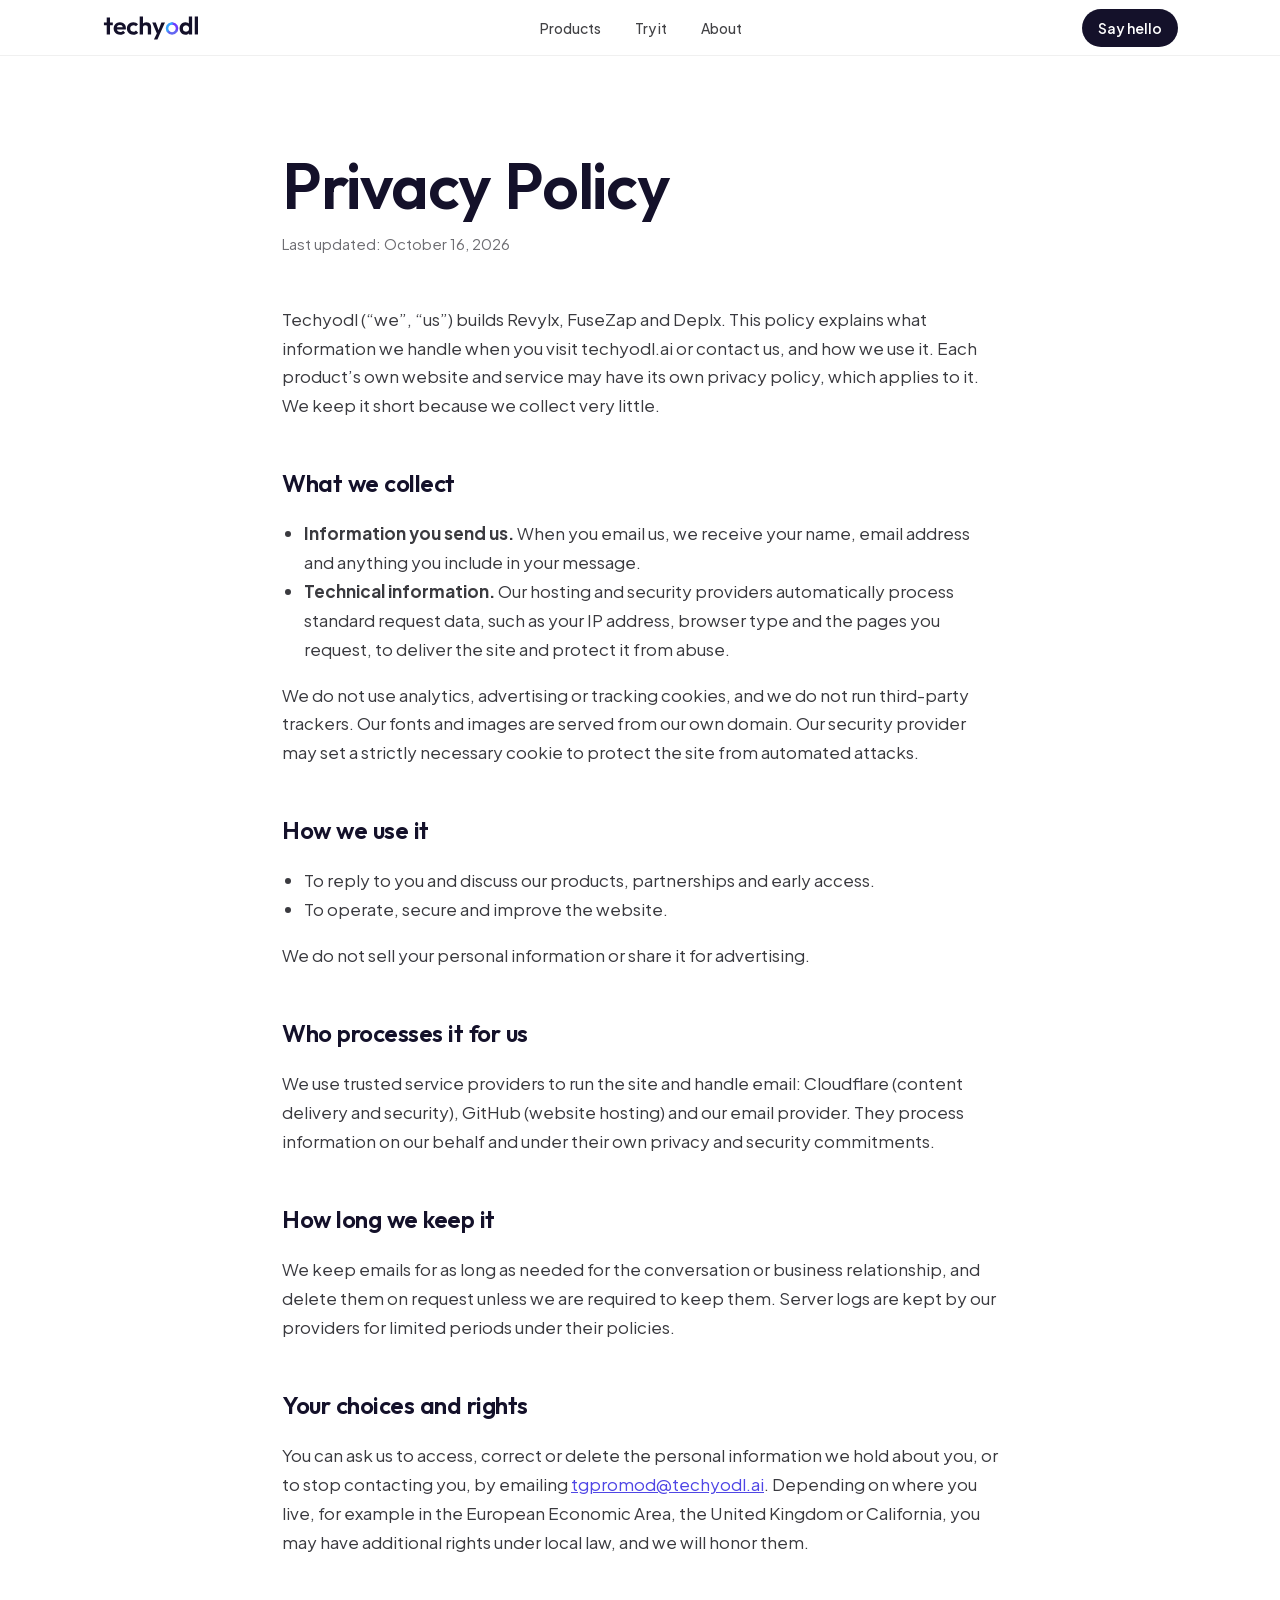
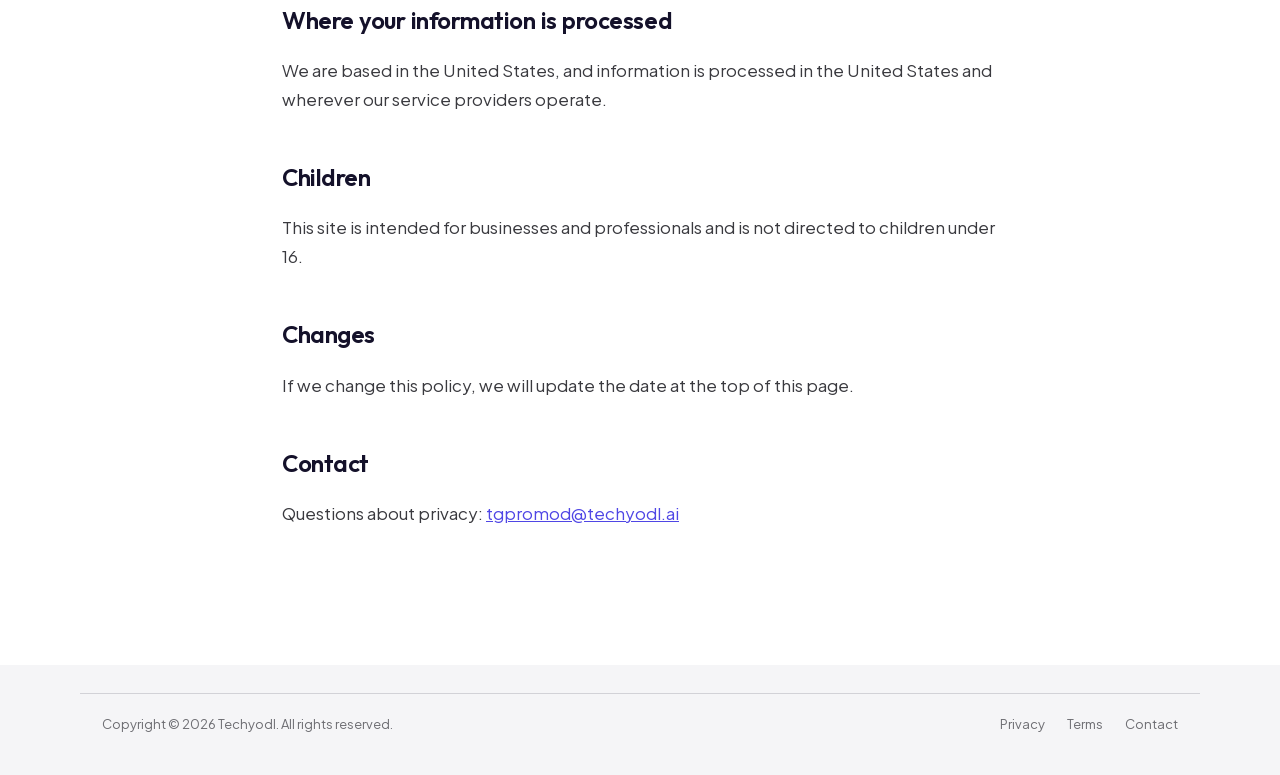
<file: privacy.html>
<!doctype html>
<html lang="en">
<head>
<meta charset="utf-8">
<meta name="viewport" content="width=device-width, initial-scale=1">
<title>Privacy Policy — techyodl</title>
<meta name="description" content="How Techyodl handles information on techyodl.ai.">
<meta name="theme-color" content="#FFFFFF">
<meta property="og:type" content="website">
<meta property="og:title" content="Privacy Policy — techyodl">
<meta property="og:description" content="Revylx, FuseZap and Deplx: practical tools from Techyodl.">
<meta property="og:url" content="https://techyodl.ai/privacy.html">
<meta property="og:image" content="https://techyodl.ai/og.png">
<meta name="twitter:card" content="summary_large_image">
<meta name="twitter:image" content="https://techyodl.ai/og.png">
<link rel="icon" href="/favicon.svg" type="image/svg+xml">
<link rel="icon" href="/favicon.ico" sizes="any">
<link rel="apple-touch-icon" href="/apple-touch-icon.png">
<link rel="preload" href="fonts/outfit-latin.woff2" as="font" type="font/woff2" crossorigin>
<link rel="stylesheet" href="styles.css?v=7">
</head>
<body>

<nav>
  <div class="wrap">
    <a class="brand" href="index.html#top"><img src="logo.svg" alt="techyodl" width="122" height="26"></a>
    <div class="menu" id="menu"><a href="index.html#products">Products</a><a href="index.html#bug">Try it</a><a href="index.html#hello">About</a><a class="menu-cta" href="index.html#contact">Contact</a></div>
    <a class="pill" href="index.html#contact">Say hello</a>
    <button class="menu-btn" aria-label="Open menu" aria-expanded="false" aria-controls="menu"><span></span><span></span></button>
  </div>
</nav>

<main class="legal">
  <div class="wrap">
    <h1>Privacy Policy</h1>
    <p class="updated">Last updated: October 16, 2026</p>

    <p>Techyodl (“we”, “us”) builds Revylx, FuseZap and Deplx. This policy explains what information we handle when you visit techyodl.ai or contact us, and how we use it. Each product’s own website and service may have its own privacy policy, which applies to it. We keep it short because we collect very little.</p>

    <h2>What we collect</h2>
    <ul>
      <li><strong>Information you send us.</strong> When you email us, we receive your name, email address and anything you include in your message.</li>
      <li><strong>Technical information.</strong> Our hosting and security providers automatically process standard request data, such as your IP address, browser type and the pages you request, to deliver the site and protect it from abuse.</li>
    </ul>
    <p>We do not use analytics, advertising or tracking cookies, and we do not run third-party trackers. Our fonts and images are served from our own domain. Our security provider may set a strictly necessary cookie to protect the site from automated attacks.</p>

    <h2>How we use it</h2>
    <ul>
      <li>To reply to you and discuss our products, partnerships and early access.</li>
      <li>To operate, secure and improve the website.</li>
    </ul>
    <p>We do not sell your personal information or share it for advertising.</p>

    <h2>Who processes it for us</h2>
    <p>We use trusted service providers to run the site and handle email: Cloudflare (content delivery and security), GitHub (website hosting) and our email provider. They process information on our behalf and under their own privacy and security commitments.</p>

    <h2>How long we keep it</h2>
    <p>We keep emails for as long as needed for the conversation or business relationship, and delete them on request unless we are required to keep them. Server logs are kept by our providers for limited periods under their policies.</p>

    <h2>Your choices and rights</h2>
    <p>You can ask us to access, correct or delete the personal information we hold about you, or to stop contacting you, by emailing <a href="mailto:tgpromod@techyodl.ai">tgpromod@techyodl.ai</a>. Depending on where you live, for example in the European Economic Area, the United Kingdom or California, you may have additional rights under local law, and we will honor them.</p>

    <h2>Where your information is processed</h2>
    <p>We are based in the United States, and information is processed in the United States and wherever our service providers operate.</p>

    <h2>Children</h2>
    <p>This site is intended for businesses and professionals and is not directed to children under 16.</p>

    <h2>Changes</h2>
    <p>If we change this policy, we will update the date at the top of this page.</p>

    <h2>Contact</h2>
    <p>Questions about privacy: <a href="mailto:tgpromod@techyodl.ai">tgpromod@techyodl.ai</a></p>
  </div>
</main>

<footer>
  <div class="wrap">
    <span>Copyright © 2026 Techyodl. All rights reserved.</span>
    <div class="legal-links"><a href="privacy.html">Privacy</a><a href="terms.html">Terms</a><a href="mailto:tgpromod@techyodl.ai">Contact</a></div>
  </div>
</footer>

<script>
(() => {
  const nav = document.querySelector('nav'), btn = nav.querySelector('.menu-btn');
  btn.addEventListener('click', () => { const o = nav.classList.toggle('open'); btn.setAttribute('aria-expanded', o); btn.setAttribute('aria-label', o ? 'Close menu' : 'Open menu'); });
  nav.querySelectorAll('.menu a').forEach(a => a.addEventListener('click', () => { nav.classList.remove('open'); btn.setAttribute('aria-expanded', false); }));
  const io = new IntersectionObserver((es) => es.forEach(e => { if (e.isIntersecting) { e.target.classList.add('in'); io.unobserve(e.target); } }), { threshold: 0.12 });
  document.querySelectorAll('.reveal').forEach(el => io.observe(el));
})();
</script>
</body>
</html>
</file>
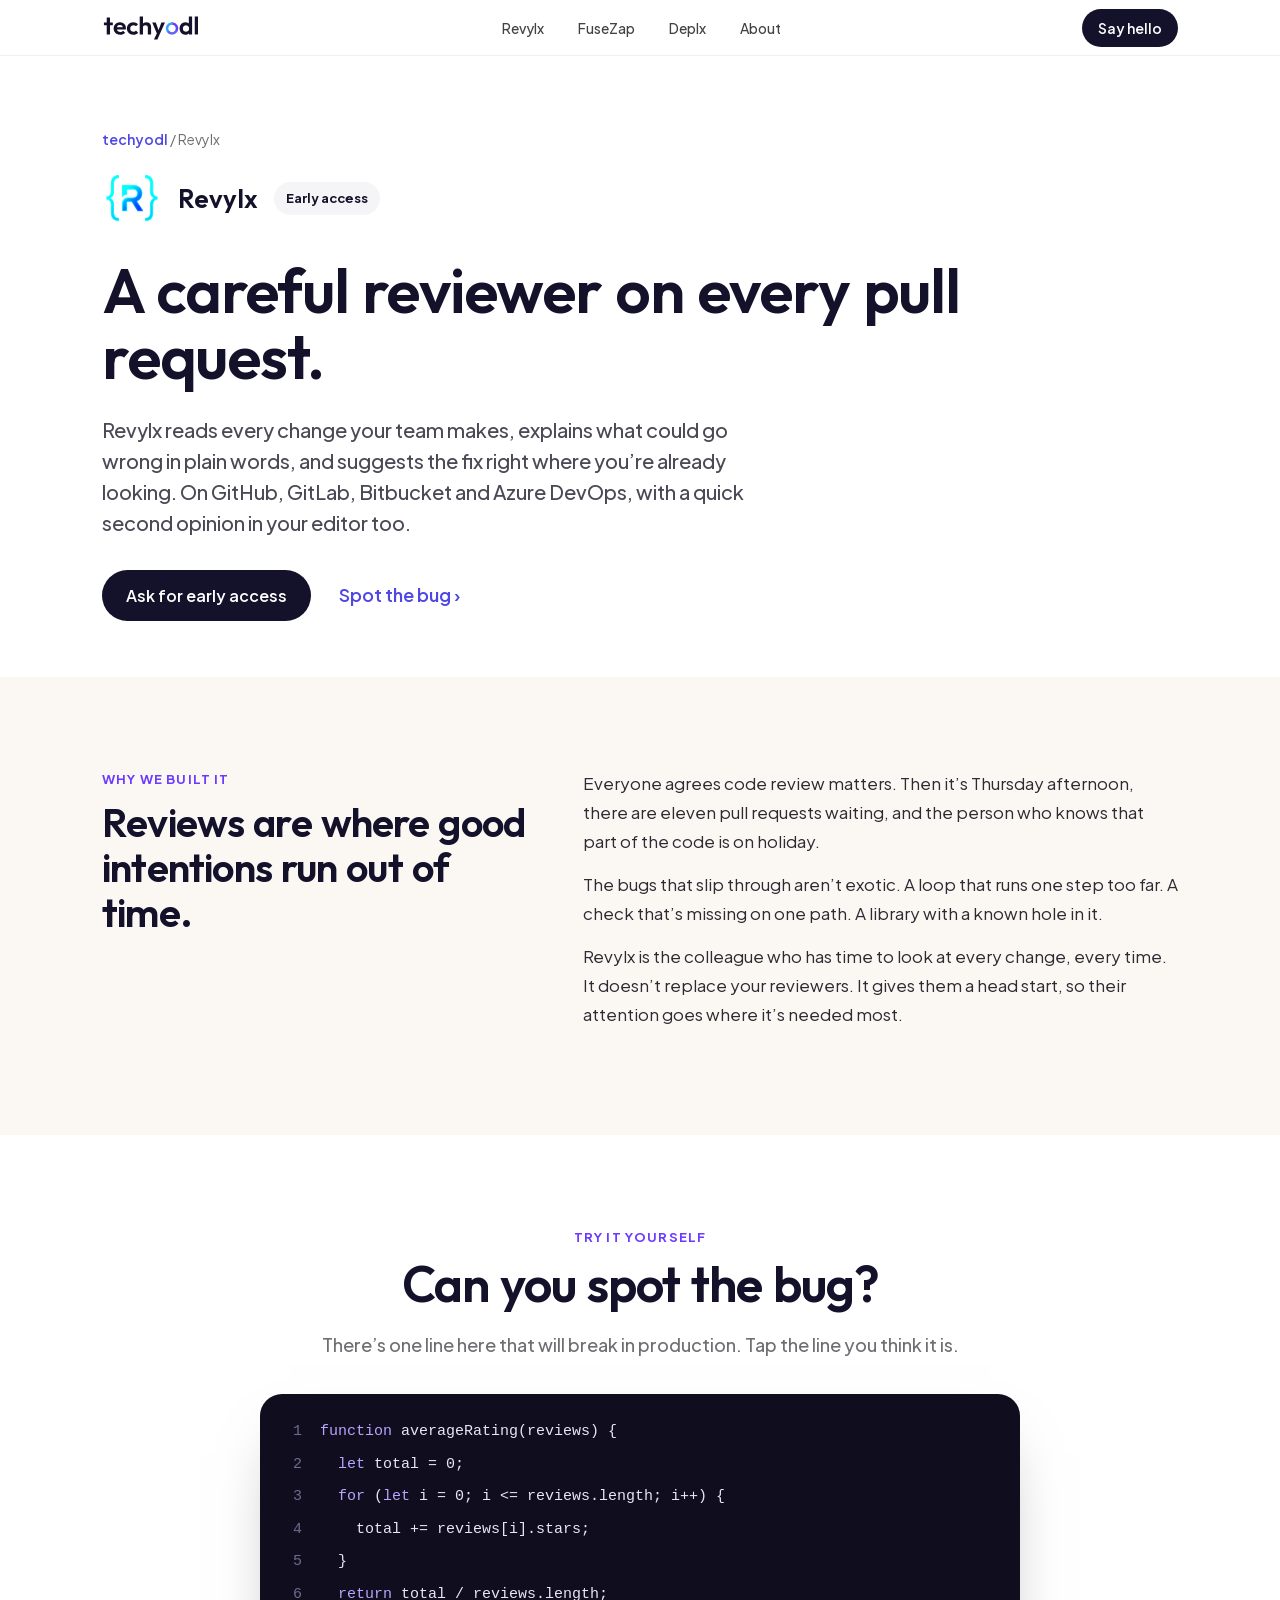
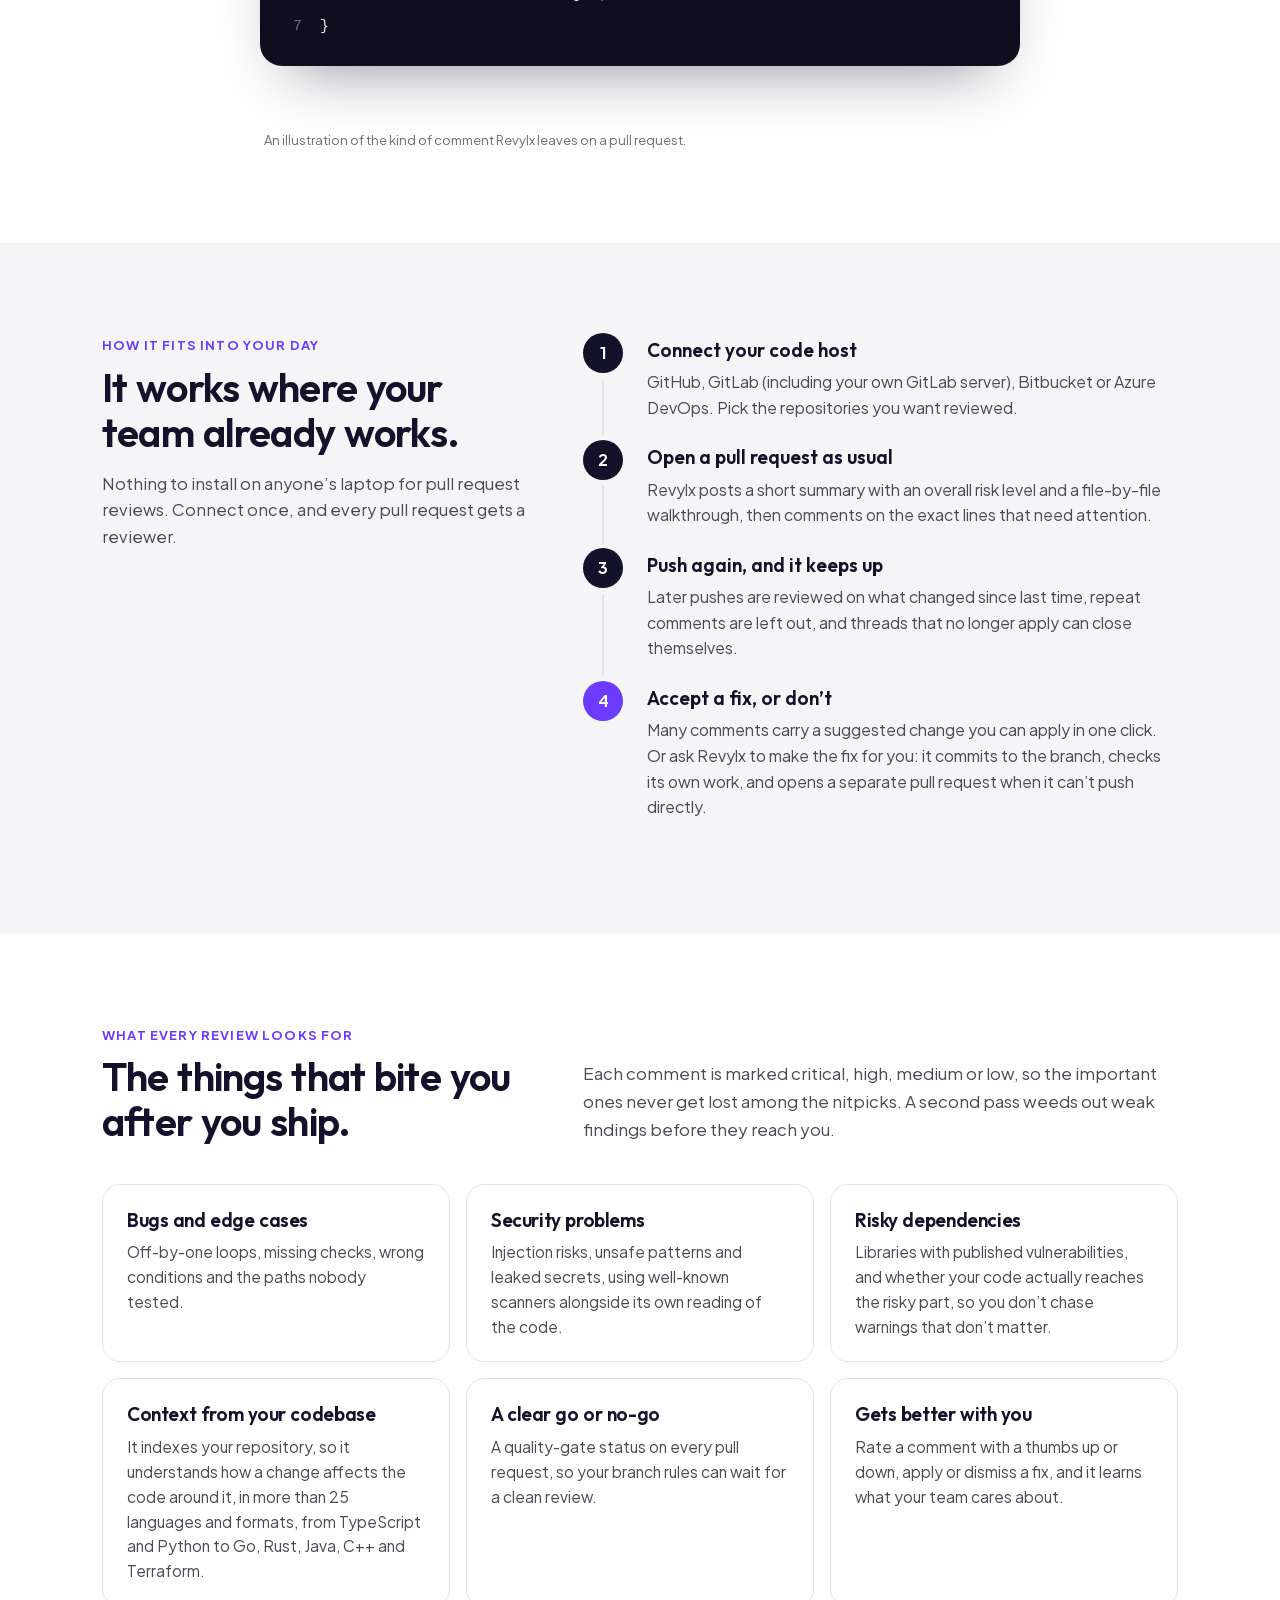
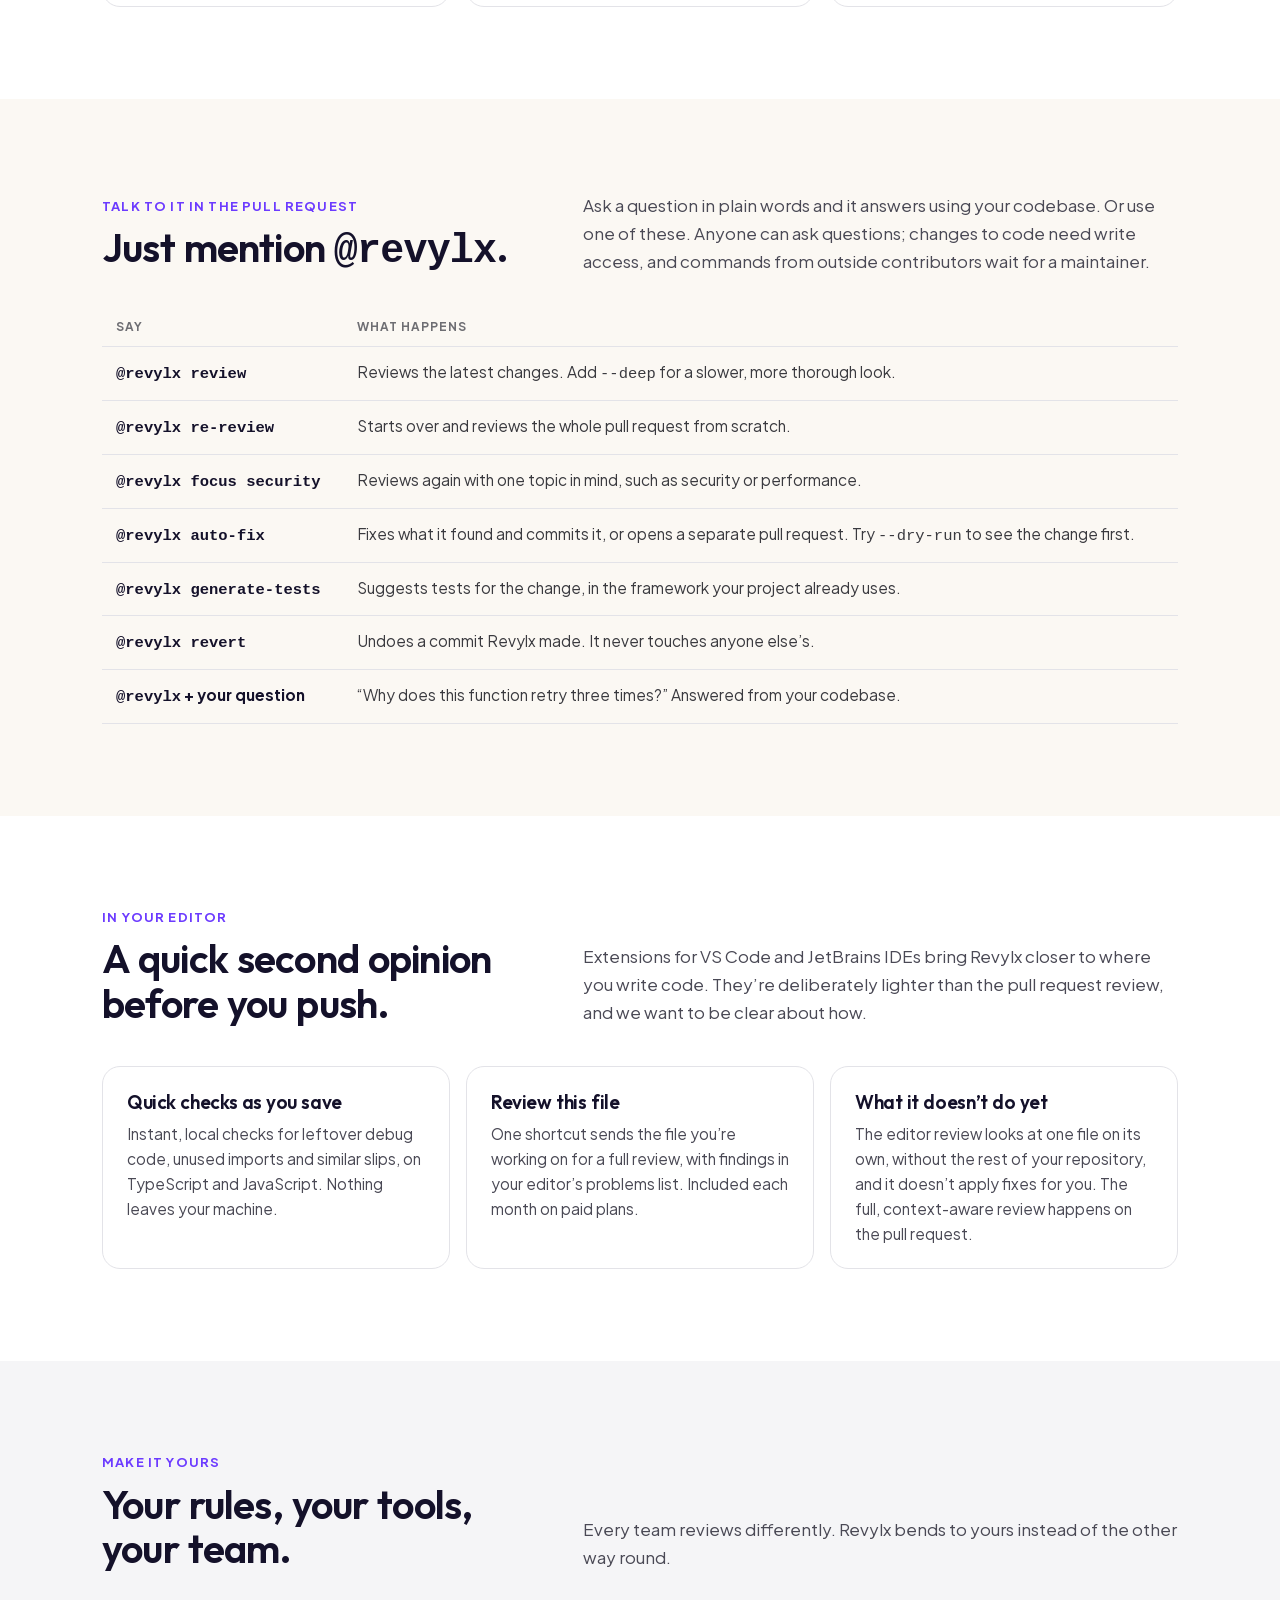
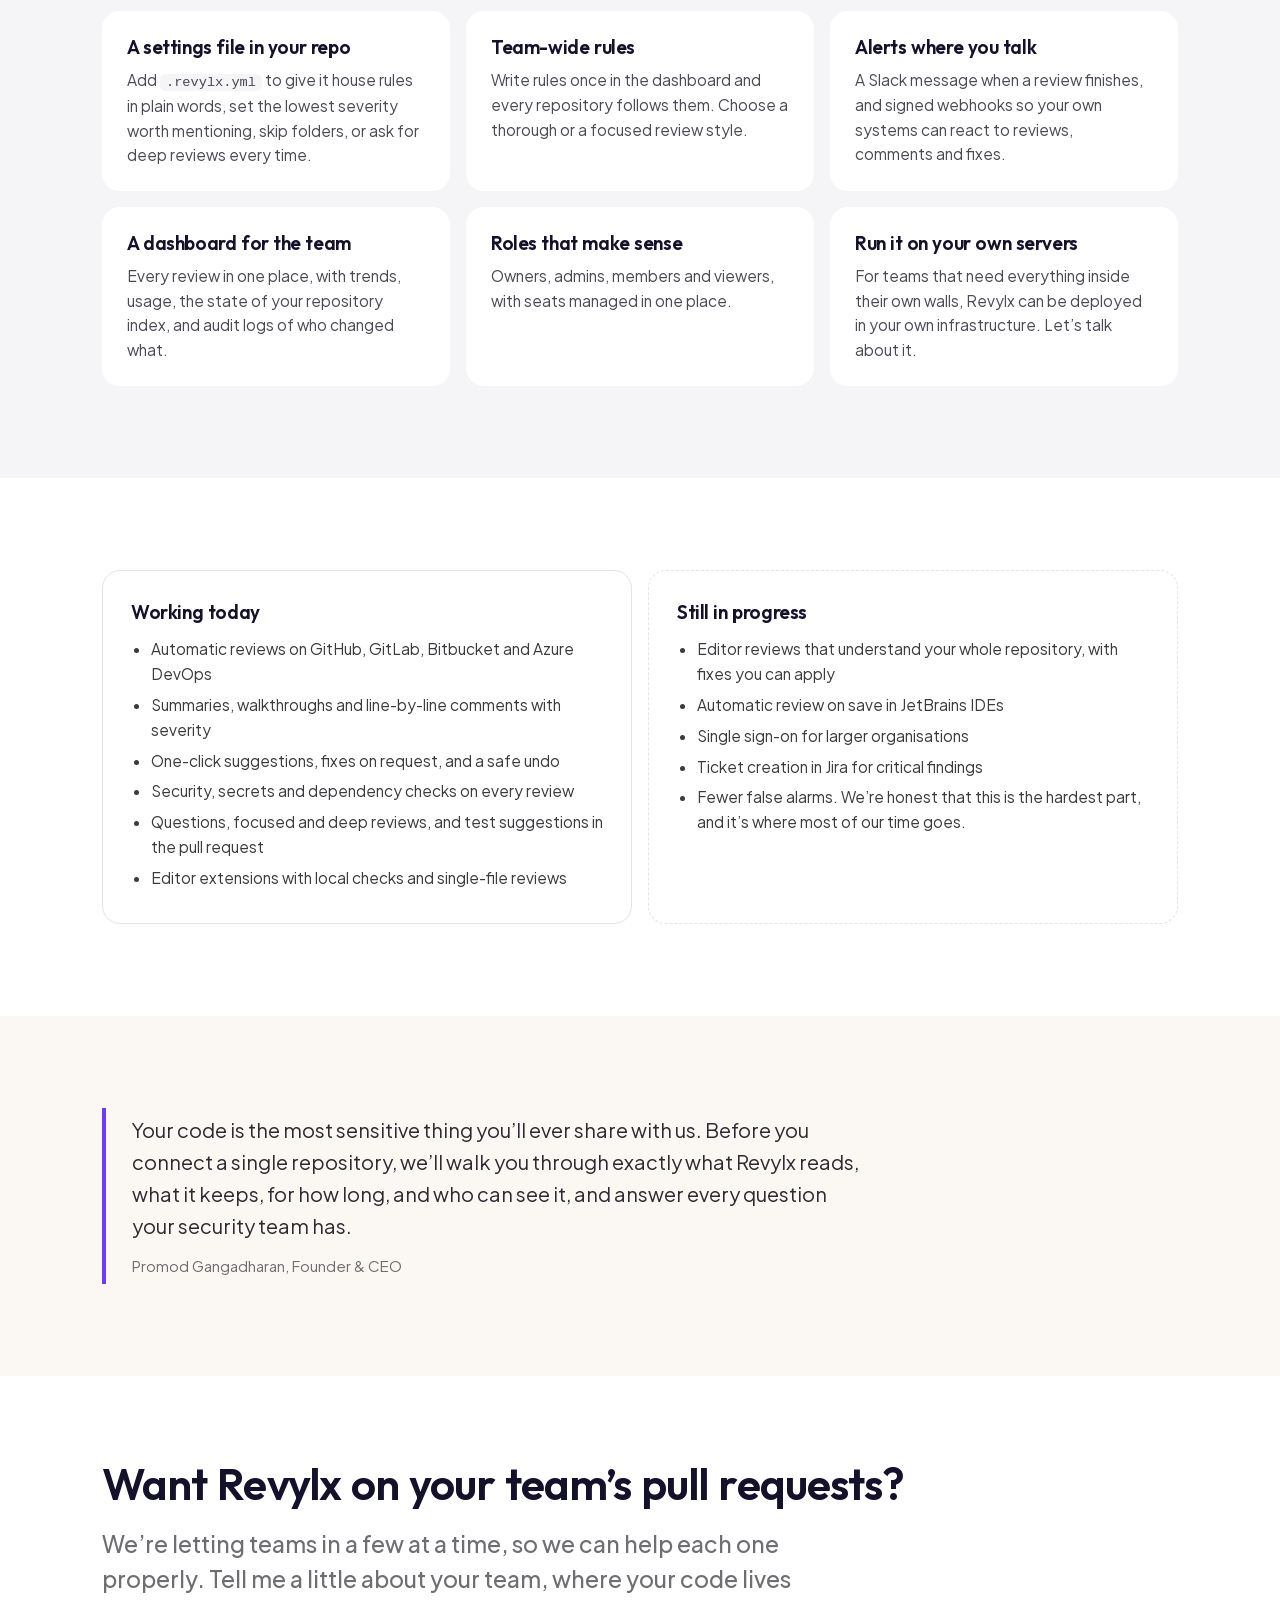
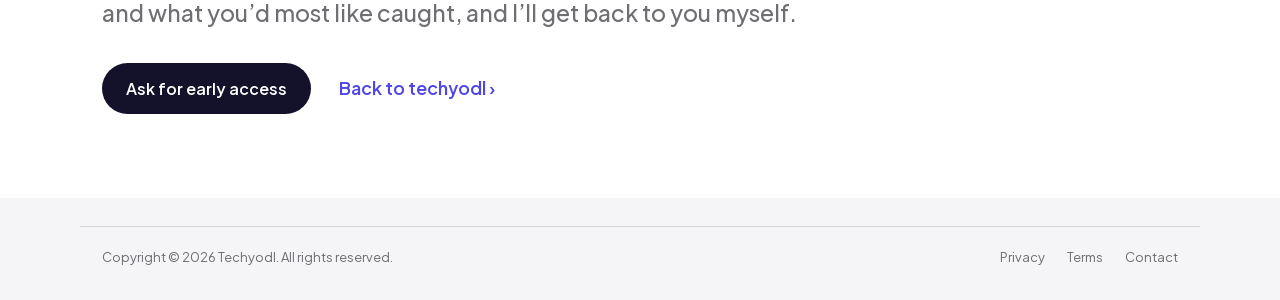
<file: revylx.html>
<!doctype html>
<html lang="en">
<head>
<meta charset="utf-8">
<meta name="viewport" content="width=device-width, initial-scale=1">
<title>Revylx: code review that helps your team ship with confidence</title>
<meta name="description" content="Revylx reviews every pull request, explains what it finds in plain words and suggests the fix. Now in early access.">
<meta name="theme-color" content="#FFFFFF">
<meta property="og:type" content="website">
<meta property="og:title" content="Revylx: code review that helps your team ship with confidence">
<meta property="og:description" content="Revylx reviews every pull request, explains what it finds in plain words and suggests the fix. Now in early access.">
<meta property="og:url" content="https://techyodl.ai/revylx.html">
<meta property="og:image" content="https://techyodl.ai/og.png">
<meta name="twitter:card" content="summary_large_image">
<meta name="twitter:image" content="https://techyodl.ai/og.png">
<link rel="icon" href="/favicon.svg" type="image/svg+xml">
<link rel="icon" href="/favicon.ico" sizes="any">
<link rel="apple-touch-icon" href="/apple-touch-icon.png">
<link rel="preload" href="fonts/outfit-latin.woff2" as="font" type="font/woff2" crossorigin>
<link rel="stylesheet" href="styles.css?v=7">
</head>
<body>

<nav>
  <div class="wrap">
    <a class="brand" href="index.html"><img src="logo.svg" alt="techyodl" width="122" height="26"></a>
    <div class="menu" id="menu"><a href="revylx.html" aria-current="page">Revylx</a><a href="fusezap.html">FuseZap</a><a href="deplx.html">Deplx</a><a href="index.html#about">About</a><a class="menu-cta" href="#contact">Contact</a></div>
    <a class="pill" href="#contact">Say hello</a>
    <button class="menu-btn" aria-label="Open menu" aria-expanded="false" aria-controls="menu"><span></span><span></span></button>
  </div>
</nav>

<header class="phero" id="top">
  <div class="wrap">
    <p class="crumb"><a href="index.html">techyodl</a> / Revylx</p>
    <div class="id reveal"><img src="assets/revylx.png" alt="" width="60" height="60"><b>Revylx</b><span class="badge">Early access</span></div>
    <h1 class="reveal d1">A careful reviewer on every pull request.</h1>
    <p class="sub reveal d2">Revylx reads every change your team makes, explains what could go wrong in plain words, and suggests the fix right where you’re already looking. On GitHub, GitLab, Bitbucket and Azure DevOps, with a quick second opinion in your editor too.</p>
    <div class="links reveal d2"><a class="pill" href="#contact">Ask for early access</a><a class="more" href="#bug">Spot the bug ›</a></div>
  </div>
</header>

<section class="warm">
  <div class="wrap split">
    <div><p class="eyebrow">Why we built it</p><h2>Reviews are where good intentions run out of time.</h2></div>
    <div class="prose">
      <p>Everyone agrees code review matters. Then it’s Thursday afternoon, there are eleven pull requests waiting, and the person who knows that part of the code is on holiday.</p>
      <p>The bugs that slip through aren’t exotic. A loop that runs one step too far. A check that’s missing on one path. A library with a known hole in it.</p>
      <p>Revylx is the colleague who has time to look at every change, every time. It doesn’t replace your reviewers. It gives them a head start, so their attention goes where it’s needed most.</p>
    </div>
  </div>
</section>

<section id="bug">
  <div class="wrap center">
    <p class="eyebrow">Try it yourself</p>
    <h2 class="headline reveal">Can you spot the bug?</h2>
    <p class="sub reveal d1" style="font-size:18px">There’s one line here that will break in production. Tap the line you think it is.</p>
    <div class="bug reveal">
      <div class="code" role="group" aria-label="Code snippet. Choose the line with the bug.">
        <button class="ln" data-ok="0"><span class="num">1</span><span><span class="k">function</span> averageRating(reviews) {</span></button>
        <button class="ln" data-ok="0"><span class="num">2</span><span>  <span class="k">let</span> total = 0;</span></button>
        <button class="ln" data-ok="1"><span class="num">3</span><span>  <span class="k">for</span> (<span class="k">let</span> i = 0; i &lt;= reviews.length; i++) {</span></button>
        <button class="ln" data-ok="0"><span class="num">4</span><span>    total += reviews[i].stars;</span></button>
        <button class="ln" data-ok="0"><span class="num">5</span><span>  }</span></button>
        <button class="ln" data-ok="0"><span class="num">6</span><span>  <span class="k">return</span> total / reviews.length;</span></button>
        <button class="ln" data-ok="0"><span class="num">7</span><span>}</span></button>
      </div>
      <div class="hintrow"><p class="hint" aria-live="polite"></p><button class="giveup" type="button" hidden>Show me</button></div>
      <div class="review" role="status">
        <div class="who"><img src="assets/revylx.png" alt="">Revylx <span class="sev">Bug · line 3</span></div>
        <p>This loop runs one step too far. When <code>i</code> equals <code>reviews.length</code>, <code>reviews[i]</code> is undefined and <code>.stars</code> throws. Use <code>&lt;</code> instead of <code>&lt;=</code>.</p>
        <pre><span class="del">-  for (let i = 0; i &lt;= reviews.length; i++) {</span>
<span class="add">+  for (let i = 0; i &lt; reviews.length; i++) {</span></pre>
      </div>
      <p class="note">An illustration of the kind of comment Revylx leaves on a pull request.</p>
    </div>
  </div>
</section>

<section class="alt" id="how">
  <div class="wrap split">
    <div><p class="eyebrow">How it fits into your day</p><h2>It works where your team already works.</h2><p style="color:#4A4955;margin-top:16px;font-size:16.5px">Nothing to install on anyone’s laptop for pull request reviews. Connect once, and every pull request gets a reviewer.</p></div>
    <ol class="flow">
      <li><b>Connect your code host</b><span>GitHub, GitLab (including your own GitLab server), Bitbucket or Azure DevOps. Pick the repositories you want reviewed.</span></li>
      <li><b>Open a pull request as usual</b><span>Revylx posts a short summary with an overall risk level and a file-by-file walkthrough, then comments on the exact lines that need attention.</span></li>
      <li><b>Push again, and it keeps up</b><span>Later pushes are reviewed on what changed since last time, repeat comments are left out, and threads that no longer apply can close themselves.</span></li>
      <li class="you"><b>Accept a fix, or don’t</b><span>Many comments carry a suggested change you can apply in one click. Or ask Revylx to make the fix for you: it commits to the branch, checks its own work, and opens a separate pull request when it can’t push directly.</span></li>
    </ol>
  </div>
</section>

<section>
  <div class="wrap">
    <div class="sechead"><div><p class="eyebrow">What every review looks for</p><h2>The things that bite you after you ship.</h2></div><p>Each comment is marked critical, high, medium or low, so the important ones never get lost among the nitpicks. A second pass weeds out weak findings before they reach you.</p></div>
    <div class="grid3">
      <div class="card reveal"><h3>Bugs and edge cases</h3><p>Off-by-one loops, missing checks, wrong conditions and the paths nobody tested.</p></div>
      <div class="card reveal d1"><h3>Security problems</h3><p>Injection risks, unsafe patterns and leaked secrets, using well-known scanners alongside its own reading of the code.</p></div>
      <div class="card reveal d2"><h3>Risky dependencies</h3><p>Libraries with published vulnerabilities, and whether your code actually reaches the risky part, so you don’t chase warnings that don’t matter.</p></div>
      <div class="card reveal"><h3>Context from your codebase</h3><p>It indexes your repository, so it understands how a change affects the code around it, in more than 25 languages and formats, from TypeScript and Python to Go, Rust, Java, C++ and Terraform.</p></div>
      <div class="card reveal d1"><h3>A clear go or no-go</h3><p>A quality-gate status on every pull request, so your branch rules can wait for a clean review.</p></div>
      <div class="card reveal d2"><h3>Gets better with you</h3><p>Rate a comment with a thumbs up or down, apply or dismiss a fix, and it learns what your team cares about.</p></div>
    </div>
  </div>
</section>

<section class="warm">
  <div class="wrap">
    <div class="sechead"><div><p class="eyebrow">Talk to it in the pull request</p><h2>Just mention <code>@revylx</code>.</h2></div><p>Ask a question in plain words and it answers using your codebase. Or use one of these. Anyone can ask questions; changes to code need write access, and commands from outside contributors wait for a maintainer.</p></div>
    <table class="kv">
      <thead><tr><th>Say</th><th>What happens</th></tr></thead>
      <tbody>
        <tr><td><code>@revylx review</code></td><td>Reviews the latest changes. Add <code>--deep</code> for a slower, more thorough look.</td></tr>
        <tr><td><code>@revylx re-review</code></td><td>Starts over and reviews the whole pull request from scratch.</td></tr>
        <tr><td><code>@revylx focus security</code></td><td>Reviews again with one topic in mind, such as security or performance.</td></tr>
        <tr><td><code>@revylx auto-fix</code></td><td>Fixes what it found and commits it, or opens a separate pull request. Try <code>--dry-run</code> to see the change first.</td></tr>
        <tr><td><code>@revylx generate-tests</code></td><td>Suggests tests for the change, in the framework your project already uses.</td></tr>
        <tr><td><code>@revylx revert</code></td><td>Undoes a commit Revylx made. It never touches anyone else’s.</td></tr>
        <tr><td><code>@revylx</code> + your question</td><td>“Why does this function retry three times?” Answered from your codebase.</td></tr>
      </tbody>
    </table>
  </div>
</section>

<section>
  <div class="wrap">
    <div class="sechead"><div><p class="eyebrow">In your editor</p><h2>A quick second opinion before you push.</h2></div><p>Extensions for VS Code and JetBrains IDEs bring Revylx closer to where you write code. They’re deliberately lighter than the pull request review, and we want to be clear about how.</p></div>
    <div class="grid3">
      <div class="card reveal"><h3>Quick checks as you save</h3><p>Instant, local checks for leftover debug code, unused imports and similar slips, on TypeScript and JavaScript. Nothing leaves your machine.</p></div>
      <div class="card reveal d1"><h3>Review this file</h3><p>One shortcut sends the file you’re working on for a full review, with findings in your editor’s problems list. Included each month on paid plans.</p></div>
      <div class="card reveal d2"><h3>What it doesn’t do yet</h3><p>The editor review looks at one file on its own, without the rest of your repository, and it doesn’t apply fixes for you. The full, context-aware review happens on the pull request.</p></div>
    </div>
  </div>
</section>

<section class="alt">
  <div class="wrap">
    <div class="sechead"><div><p class="eyebrow">Make it yours</p><h2>Your rules, your tools, your team.</h2></div><p>Every team reviews differently. Revylx bends to yours instead of the other way round.</p></div>
    <div class="grid3">
      <div class="card reveal"><h3>A settings file in your repo</h3><p>Add <code>.revylx.yml</code> to give it house rules in plain words, set the lowest severity worth mentioning, skip folders, or ask for deep reviews every time.</p></div>
      <div class="card reveal d1"><h3>Team-wide rules</h3><p>Write rules once in the dashboard and every repository follows them. Choose a thorough or a focused review style.</p></div>
      <div class="card reveal d2"><h3>Alerts where you talk</h3><p>A Slack message when a review finishes, and signed webhooks so your own systems can react to reviews, comments and fixes.</p></div>
      <div class="card reveal"><h3>A dashboard for the team</h3><p>Every review in one place, with trends, usage, the state of your repository index, and audit logs of who changed what.</p></div>
      <div class="card reveal d1"><h3>Roles that make sense</h3><p>Owners, admins, members and viewers, with seats managed in one place.</p></div>
      <div class="card reveal d2"><h3>Run it on your own servers</h3><p>For teams that need everything inside their own walls, Revylx can be deployed in your own infrastructure. Let’s talk about it.</p></div>
    </div>
  </div>
</section>

<section>
  <div class="wrap">
    <div class="facts" style="margin-top:0">
      <div><h3>Working today</h3><ul>
        <li>Automatic reviews on GitHub, GitLab, Bitbucket and Azure DevOps</li>
        <li>Summaries, walkthroughs and line-by-line comments with severity</li>
        <li>One-click suggestions, fixes on request, and a safe undo</li>
        <li>Security, secrets and dependency checks on every review</li>
        <li>Questions, focused and deep reviews, and test suggestions in the pull request</li>
        <li>Editor extensions with local checks and single-file reviews</li>
      </ul></div>
      <div class="next"><h3>Still in progress</h3><ul>
        <li>Editor reviews that understand your whole repository, with fixes you can apply</li>
        <li>Automatic review on save in JetBrains IDEs</li>
        <li>Single sign-on for larger organisations</li>
        <li>Ticket creation in Jira for critical findings</li>
        <li>Fewer false alarms. We’re honest that this is the hardest part, and it’s where most of our time goes.</li>
      </ul></div>
    </div>
  </div>
</section>

<section class="warm">
  <div class="wrap">
    <blockquote class="callout reveal"><p>Your code is the most sensitive thing you’ll ever share with us. Before you connect a single repository, we’ll walk you through exactly what Revylx reads, what it keeps, for how long, and who can see it, and answer every question your security team has.</p><cite>Promod Gangadharan, Founder &amp; CEO</cite></blockquote>
  </div>
</section>

<section class="pcta" id="contact">
  <div class="wrap">
    <h2 class="reveal">Want Revylx on your team’s pull requests?</h2>
    <p class="sub reveal d1">We’re letting teams in a few at a time, so we can help each one properly. Tell me a little about your team, where your code lives and what you’d most like caught, and I’ll get back to you myself.</p>
    <div class="links reveal d2"><a class="pill" href="mailto:tgpromod@techyodl.ai?subject=Revylx%20early%20access">Ask for early access</a><a class="more" href="index.html">Back to techyodl ›</a></div>
  </div>
</section>

<footer>
  <div class="wrap">
    <span>Copyright © 2026 Techyodl. All rights reserved.</span>
    <div class="legal-links"><a href="privacy.html">Privacy</a><a href="terms.html">Terms</a><a href="mailto:tgpromod@techyodl.ai">Contact</a></div>
  </div>
</footer>

<script>
(() => {
  const nav = document.querySelector('nav'), btn = nav.querySelector('.menu-btn');
  btn.addEventListener('click', () => { const o = nav.classList.toggle('open'); btn.setAttribute('aria-expanded', o); btn.setAttribute('aria-label', o ? 'Close menu' : 'Open menu'); });
  nav.querySelectorAll('.menu a').forEach(a => a.addEventListener('click', () => { nav.classList.remove('open'); btn.setAttribute('aria-expanded', false); }));
  const io = new IntersectionObserver((es) => es.forEach(e => { if (e.isIntersecting) { e.target.classList.add('in'); io.unobserve(e.target); } }), { threshold: 0.12 });
  document.querySelectorAll('.reveal').forEach(el => io.observe(el));
  const lines = [...document.querySelectorAll('.code .ln')], hint = document.querySelector('.bug .hint'), review = document.querySelector('.review'), giveup = document.querySelector('.bug .giveup');
  const HINTS = ['Not that one. Take another look.', 'Close, but no. Watch what happens on the last trip round the loop.', 'Still not it. Look closely at the loop condition.'];
  let tries = 0, solved = false;
  const reveal = (msg) => { solved = true; hint.textContent = msg; giveup.hidden = true; lines.forEach(l => { l.disabled = true; if (l.dataset.ok === '1') l.classList.add('hit'); }); review.classList.add('show'); };
  lines.forEach(l => l.addEventListener('click', () => {
    if (solved || l.classList.contains('miss')) return;
    if (l.dataset.ok === '1') { reveal(tries ? 'There it is. Nice work.' : 'First try. Nice catch.'); return; }
    l.classList.add('miss'); hint.textContent = HINTS[Math.min(tries, HINTS.length - 1)]; tries++;
    if (tries >= 2) giveup.hidden = false;
  }));
  giveup.addEventListener('click', () => reveal('Here’s the one. It’s easy to miss, which is exactly why it ships.'));

})();
</script>
</body>
</html>
</file>
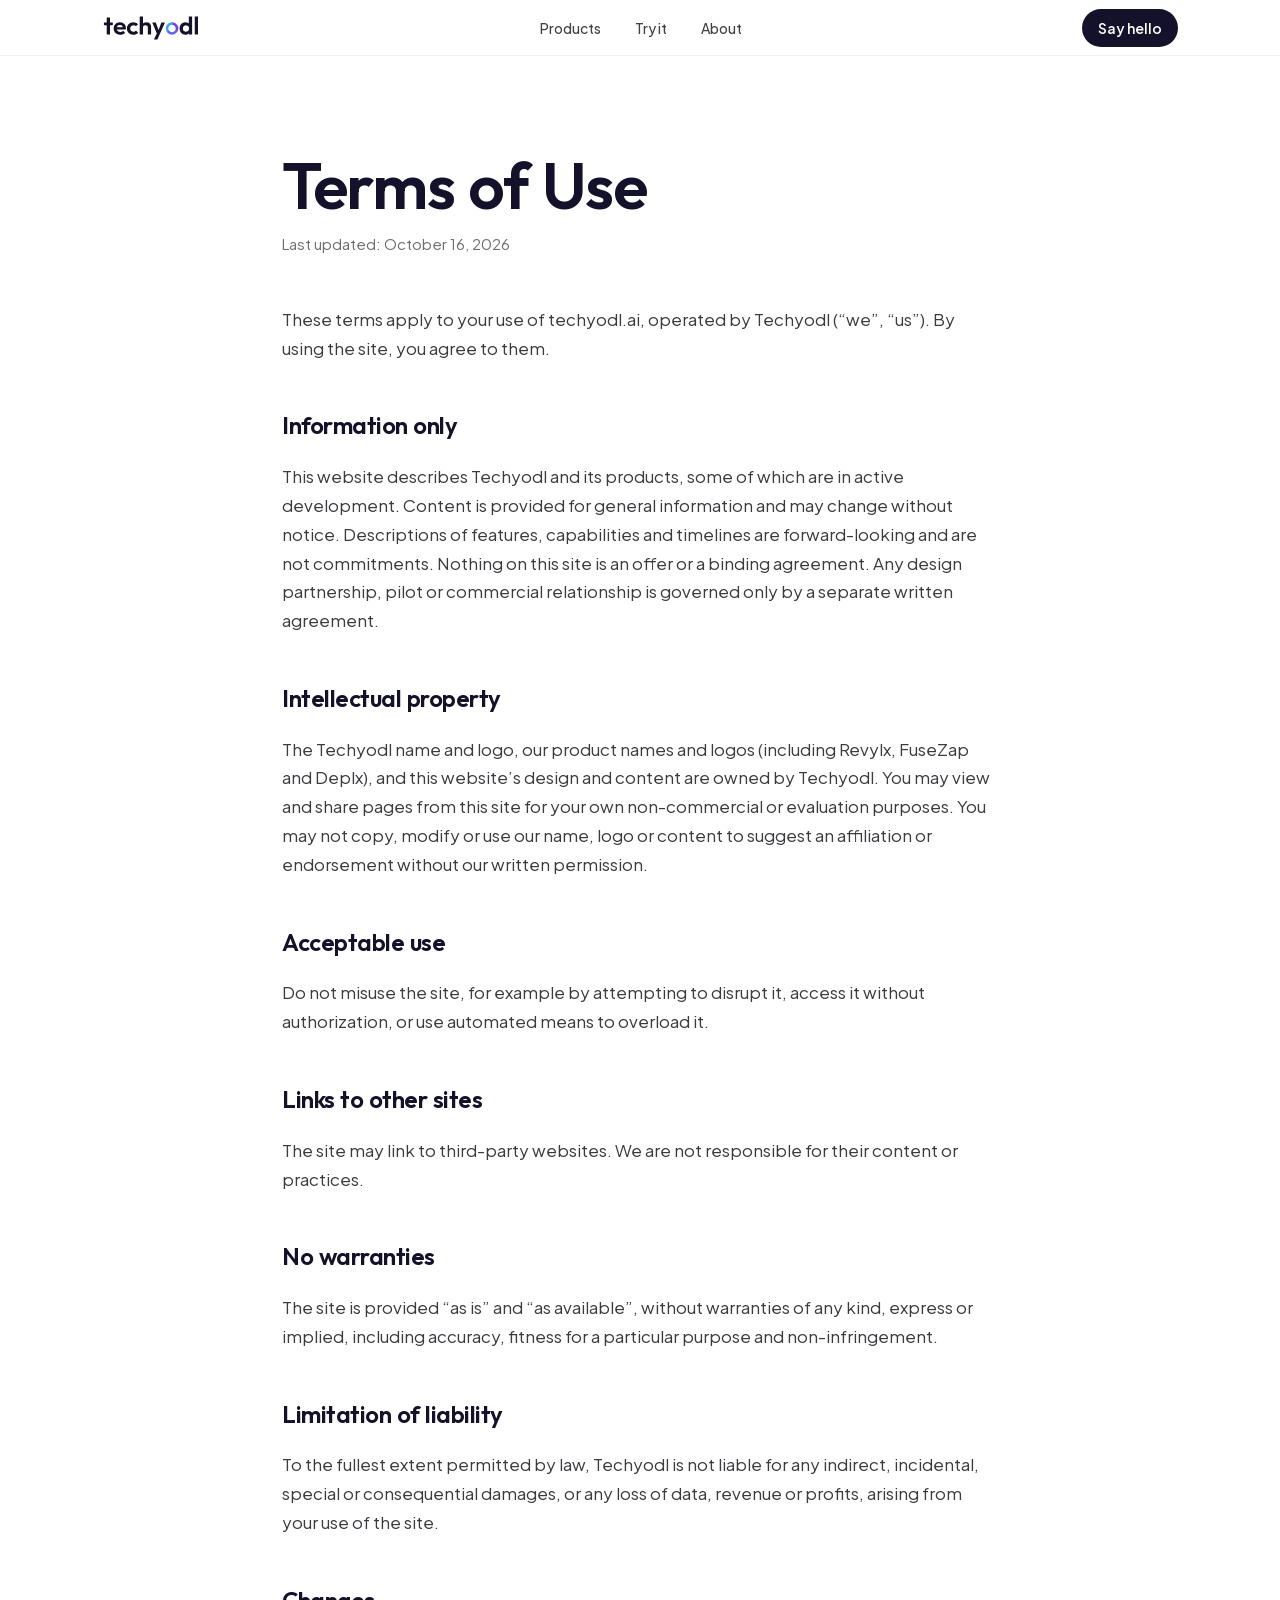
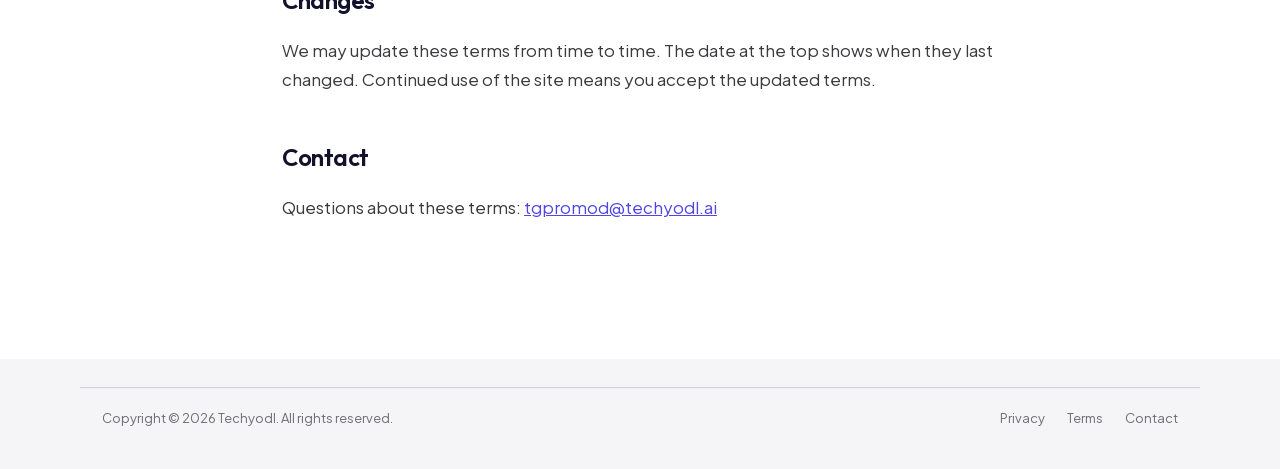
<file: terms.html>
<!doctype html>
<html lang="en">
<head>
<meta charset="utf-8">
<meta name="viewport" content="width=device-width, initial-scale=1">
<title>Terms of Use — techyodl</title>
<meta name="description" content="Terms for using techyodl.ai.">
<meta name="theme-color" content="#FFFFFF">
<meta property="og:type" content="website">
<meta property="og:title" content="Terms of Use — techyodl">
<meta property="og:description" content="Revylx, FuseZap and Deplx: practical tools from Techyodl.">
<meta property="og:url" content="https://techyodl.ai/terms.html">
<meta property="og:image" content="https://techyodl.ai/og.png">
<meta name="twitter:card" content="summary_large_image">
<meta name="twitter:image" content="https://techyodl.ai/og.png">
<link rel="icon" href="/favicon.svg" type="image/svg+xml">
<link rel="icon" href="/favicon.ico" sizes="any">
<link rel="apple-touch-icon" href="/apple-touch-icon.png">
<link rel="preload" href="fonts/outfit-latin.woff2" as="font" type="font/woff2" crossorigin>
<link rel="stylesheet" href="styles.css?v=7">
</head>
<body>

<nav>
  <div class="wrap">
    <a class="brand" href="index.html#top"><img src="logo.svg" alt="techyodl" width="122" height="26"></a>
    <div class="menu" id="menu"><a href="index.html#products">Products</a><a href="index.html#bug">Try it</a><a href="index.html#hello">About</a><a class="menu-cta" href="index.html#contact">Contact</a></div>
    <a class="pill" href="index.html#contact">Say hello</a>
    <button class="menu-btn" aria-label="Open menu" aria-expanded="false" aria-controls="menu"><span></span><span></span></button>
  </div>
</nav>

<main class="legal">
  <div class="wrap">
    <h1>Terms of Use</h1>
    <p class="updated">Last updated: October 16, 2026</p>

    <p>These terms apply to your use of techyodl.ai, operated by Techyodl (“we”, “us”). By using the site, you agree to them.</p>

    <h2>Information only</h2>
    <p>This website describes Techyodl and its products, some of which are in active development. Content is provided for general information and may change without notice. Descriptions of features, capabilities and timelines are forward-looking and are not commitments. Nothing on this site is an offer or a binding agreement. Any design partnership, pilot or commercial relationship is governed only by a separate written agreement.</p>

    <h2>Intellectual property</h2>
    <p>The Techyodl name and logo, our product names and logos (including Revylx, FuseZap and Deplx), and this website’s design and content are owned by Techyodl. You may view and share pages from this site for your own non-commercial or evaluation purposes. You may not copy, modify or use our name, logo or content to suggest an affiliation or endorsement without our written permission.</p>

    <h2>Acceptable use</h2>
    <p>Do not misuse the site, for example by attempting to disrupt it, access it without authorization, or use automated means to overload it.</p>

    <h2>Links to other sites</h2>
    <p>The site may link to third-party websites. We are not responsible for their content or practices.</p>

    <h2>No warranties</h2>
    <p>The site is provided “as is” and “as available”, without warranties of any kind, express or implied, including accuracy, fitness for a particular purpose and non-infringement.</p>

    <h2>Limitation of liability</h2>
    <p>To the fullest extent permitted by law, Techyodl is not liable for any indirect, incidental, special or consequential damages, or any loss of data, revenue or profits, arising from your use of the site.</p>

    <h2>Changes</h2>
    <p>We may update these terms from time to time. The date at the top shows when they last changed. Continued use of the site means you accept the updated terms.</p>

    <h2>Contact</h2>
    <p>Questions about these terms: <a href="mailto:tgpromod@techyodl.ai">tgpromod@techyodl.ai</a></p>
  </div>
</main>

<footer>
  <div class="wrap">
    <span>Copyright © 2026 Techyodl. All rights reserved.</span>
    <div class="legal-links"><a href="privacy.html">Privacy</a><a href="terms.html">Terms</a><a href="mailto:tgpromod@techyodl.ai">Contact</a></div>
  </div>
</footer>

<script>
(() => {
  const nav = document.querySelector('nav'), btn = nav.querySelector('.menu-btn');
  btn.addEventListener('click', () => { const o = nav.classList.toggle('open'); btn.setAttribute('aria-expanded', o); btn.setAttribute('aria-label', o ? 'Close menu' : 'Open menu'); });
  nav.querySelectorAll('.menu a').forEach(a => a.addEventListener('click', () => { nav.classList.remove('open'); btn.setAttribute('aria-expanded', false); }));
  const io = new IntersectionObserver((es) => es.forEach(e => { if (e.isIntersecting) { e.target.classList.add('in'); io.unobserve(e.target); } }), { threshold: 0.12 });
  document.querySelectorAll('.reveal').forEach(el => io.observe(el));
})();
</script>
</body>
</html>
</file>
<file: styles.css>
@font-face { font-family: 'Outfit'; font-style: normal; font-weight: 500 700; font-display: swap; src: url(fonts/outfit-latin.woff2) format('woff2'); }
@font-face { font-family: 'Plus Jakarta Sans'; font-style: normal; font-weight: 400 800; font-display: swap; src: url(fonts/plus-jakarta-sans-latin.woff2) format('woff2'); }

:root {
  --ink: #14112A; --text: #1D1D1F; --grey: #6E6E73; --line: #E3E3E8; --alt: #F5F5F7; --white: #FFFFFF;
  --violet: #6C3BFF; --indigo: #6366F1; --sky: #38A3FF; --link: #4F46E5;
  --family: linear-gradient(90deg, #6C3BFF 0%, #6366F1 50%, #38A3FF 100%);
  --display: 'Outfit', -apple-system, 'Segoe UI', sans-serif;
  --body: 'Plus Jakarta Sans', -apple-system, 'Segoe UI', sans-serif;
}
* { box-sizing: border-box; }
html { scroll-behavior: smooth; }
body { margin: 0; font-family: var(--body); font-size: 17px; line-height: 1.55; color: var(--text); background: var(--white); -webkit-font-smoothing: antialiased; }
a { color: inherit; text-decoration: none; }
.wrap { max-width: 1120px; margin: 0 auto; padding: 0 22px; }
.center { text-align: center; }
h1, h2, h3 { margin: 0; font-family: var(--display); font-weight: 600; letter-spacing: -0.02em; word-spacing: 0.04em; color: var(--ink); }
.headline { font-size: clamp(36px, 5.6vw, 68px); line-height: 1.06; }
.sub { font-size: clamp(18px, 2vw, 23px); line-height: 1.5; color: var(--grey); font-weight: 500; max-width: 720px; margin: 20px auto 0; }
.kicker { font-size: 17px; font-weight: 700; margin: 0 0 12px; background: var(--family); -webkit-background-clip: text; background-clip: text; color: transparent; display: inline-block; }
section { padding: 136px 0; }
.alt { background: var(--alt); }
.grad { background: var(--family); -webkit-background-clip: text; background-clip: text; color: transparent; }

.links { display: flex; justify-content: center; align-items: center; gap: 28px; margin-top: 32px; flex-wrap: wrap; }
.pill { background: var(--ink); color: var(--white); font-weight: 600; font-size: 16px; padding: 13px 24px; border-radius: 999px; transition: opacity .2s ease; }
.pill:hover { opacity: .86; }
.more { color: var(--link); font-weight: 600; font-size: 18px; }
.more:hover { text-decoration: underline; }

.reveal { opacity: 0; transform: translateY(32px); transition: opacity .9s cubic-bezier(.2,.7,.2,1), transform .9s cubic-bezier(.2,.7,.2,1); }
.reveal.in { opacity: 1; transform: none; }
.d1 { transition-delay: .08s; } .d2 { transition-delay: .16s; } .d3 { transition-delay: .24s; }

/* nav */
nav { position: sticky; top: 0; z-index: 20; height: 56px; background: rgba(255,255,255,.8); backdrop-filter: saturate(180%) blur(20px); -webkit-backdrop-filter: saturate(180%) blur(20px); border-bottom: 1px solid rgba(0,0,0,.06); }
nav .wrap { height: 56px; display: flex; align-items: center; justify-content: space-between; }
.brand img { height: 26px; width: auto; display: block; }
nav .menu { display: flex; gap: 34px; font-size: 14px; color: #424245; font-weight: 500; }
nav .menu a:hover { color: var(--text); }
nav .pill { font-size: 14px; padding: 8px 16px; }
.menu-btn { display: none; width: 40px; height: 40px; border: 0; background: transparent; cursor: pointer; position: relative; }
.menu-btn span { position: absolute; left: 11px; right: 11px; height: 2px; border-radius: 2px; background: var(--text); transition: transform .25s ease, top .25s ease; }
.menu-btn span:nth-child(1) { top: 15px; } .menu-btn span:nth-child(2) { top: 23px; }
nav.open .menu-btn span:nth-child(1) { top: 19px; transform: rotate(45deg); }
nav.open .menu-btn span:nth-child(2) { top: 19px; transform: rotate(-45deg); }
@media (min-width: 860px) { nav .menu .menu-cta { display: none; } }

/* hero */
.hero { padding: 104px 0 88px; overflow: hidden; }
.hero h1 { font-size: clamp(46px, 8vw, 104px); line-height: 1.0; }
.orbit { width: min(560px, 90vw); margin: 64px auto 0; display: block; overflow: visible; }
.orbit .seg { stroke-dasharray: 260 1000; stroke-dashoffset: 260; animation: draw 1.4s cubic-bezier(.3,.7,.2,1) forwards; }
.orbit .seg.s2 { animation-delay: .25s; } .orbit .seg.s3 { animation-delay: .5s; }
@keyframes draw { to { stroke-dashoffset: 0; } }
.orbit text { font-family: var(--display); font-weight: 600; font-size: 22px; fill: var(--ink); }
.orbit text.st { font-family: var(--body); font-weight: 500; font-size: 14px; fill: var(--grey); }

/* products */
.products { display: grid; grid-template-columns: repeat(3, minmax(0, 1fr)); gap: 20px; margin-top: 64px; text-align: left; }
.product { position: relative; background: var(--white); border-radius: 28px; padding: 40px 36px 36px; display: flex; flex-direction: column; gap: 18px; min-height: 420px; overflow: hidden; }
.product::before { content: ""; position: absolute; left: 0; right: 0; top: 0; height: 5px; background: var(--c); }
.product .logo { width: 64px; height: 64px; border-radius: 16px; object-fit: contain; }
.product .soon-logo { width: 64px; height: 64px; border-radius: 16px; border: 2px dashed var(--sky); }
.product h3 { font-size: 34px; }
.product .tag { font-size: 19px; font-weight: 600; color: var(--ink); line-height: 1.35; margin: 0; }
.product p { margin: 0; color: var(--grey); font-size: 16px; }
.product .foot { margin-top: auto; display: flex; align-items: center; justify-content: space-between; gap: 12px; }
.badge { font-size: 13px; font-weight: 700; padding: 6px 12px; border-radius: 999px; background: var(--alt); color: var(--ink); }
.product .more { font-size: 16px; }

/* principles */
.principles { display: grid; grid-template-columns: repeat(3, minmax(0, 1fr)); gap: 20px; margin-top: 64px; text-align: left; }
.principle { background: var(--alt); border-radius: 24px; padding: 36px; }
.principle .n { font-family: var(--display); font-size: 15px; font-weight: 600; margin: 0 0 18px; }
.principle h3 { font-size: 26px; margin-bottom: 10px; }
.principle p { margin: 0; color: var(--grey); }

/* founder */
.founder { display: grid; grid-template-columns: 260px 1fr; gap: 56px; align-items: center; max-width: 900px; margin: 64px auto 0; text-align: left; }
.founder .portrait { width: 260px; aspect-ratio: 1; border-radius: 32px; background: var(--family); display: grid; place-items: center; color: var(--white); font-family: var(--display); font-weight: 600; font-size: 84px; }
.founder .role { font-weight: 700; margin: 0 0 6px; font-size: 16px; }
.founder h3 { font-size: 40px; }
.founder p { color: #3A3A3F; font-size: 18px; line-height: 1.65; margin: 18px 0 0; }
.founder .more { display: inline-block; margin-top: 18px; font-size: 16px; }

/* contact */
.cta { background: linear-gradient(180deg, var(--white), #F3F2FF); }

/* footer */
footer { background: var(--alt); padding: 28px 0 40px; font-size: 13px; color: var(--grey); }
footer .wrap { display: flex; justify-content: space-between; align-items: center; gap: 16px; flex-wrap: wrap; border-top: 1px solid #D2D2D7; padding-top: 20px; }
footer .legal-links { display: flex; gap: 22px; flex-wrap: wrap; }
footer a:hover { color: var(--text); text-decoration: underline; }

/* legal pages */
.legal { padding: 96px 0 120px; }
.legal .wrap { max-width: 760px; }
.legal h1 { font-size: clamp(40px, 6vw, 64px); line-height: 1.05; margin-bottom: 12px; }
.legal .updated { color: var(--grey); font-size: 15px; margin: 0 0 48px; }
.legal h2 { font-size: 24px; margin: 44px 0 12px; }
.legal p, .legal li { font-size: 17px; line-height: 1.7; color: #3A3A3F; }
.legal ul { padding-left: 22px; }
.legal a { color: var(--link); text-decoration: underline; }

/* responsive */
@media (min-width: 1440px) { .wrap { max-width: 1200px; } section { padding: 160px 0; } }
@media (max-width: 1023px) {
  section { padding: 112px 0; }
  .products { grid-template-columns: 1fr; max-width: 620px; margin-left: auto; margin-right: auto; }
  .product { min-height: 0; }
  .principles { grid-template-columns: 1fr; max-width: 620px; margin-left: auto; margin-right: auto; }
  .founder { grid-template-columns: 200px 1fr; gap: 36px; }
  .founder .portrait { width: 200px; font-size: 64px; }
}
@media (max-width: 859px) {
  .menu-btn { display: block; }
  nav .pill { display: none; }
  nav .menu { display: none; position: absolute; top: 56px; left: 0; right: 0; flex-direction: column; gap: 0; background: rgba(255,255,255,.97); backdrop-filter: blur(20px); border-bottom: 1px solid var(--line); padding: 8px 22px 20px; }
  nav .menu a { font-size: 20px; font-weight: 700; color: var(--text); padding: 14px 0; border-bottom: 1px solid var(--line); }
  nav.open .menu { display: flex; }
}
@media (max-width: 767px) {
  body { font-size: 16px; }
  .wrap { padding: 0 20px; }
  section { padding: 84px 0; }
  .hero { padding: 64px 0 56px; }
  .hero h1 { font-size: clamp(40px, 11vw, 56px); }
  .headline { font-size: clamp(32px, 9vw, 44px); }
  .orbit { margin-top: 40px; }
  .orbit text { font-size: 26px; } .orbit text.st { font-size: 17px; }
  .products, .principles { margin-top: 44px; gap: 14px; }
  .product { padding: 32px 26px 28px; border-radius: 22px; }
  .principle { padding: 28px 24px; border-radius: 20px; }
  .founder { grid-template-columns: 1fr; gap: 24px; margin-top: 44px; }
  .founder .portrait { width: 140px; font-size: 46px; border-radius: 24px; }
  .founder h3 { font-size: 32px; }
  .founder p { font-size: 17px; }
  .legal { padding: 64px 0 88px; }
  footer .wrap { flex-direction: column; align-items: flex-start; }
}
@media (prefers-reduced-motion: reduce) {
  .reveal { opacity: 1; transform: none; transition: none; }
  .orbit .seg { animation: none; stroke-dashoffset: 0; }
}

/* ---------- v2: seamless orbit hero ---------- */
.orbit2 { position: relative; width: min(440px, 82vw); aspect-ratio: 1; margin: 64px auto 0; }
.orbit2 .glow { position: absolute; inset: 6%; border-radius: 50%; background: conic-gradient(from 0deg, #6C3BFF, #6366F1, #38A3FF, #6C3BFF); filter: blur(42px); opacity: .28; animation: spin 24s linear infinite; }
.orbit2 .ring { position: absolute; inset: 0; border-radius: 50%; background: conic-gradient(from 0deg, #6C3BFF, #6366F1, #38A3FF, #6C3BFF);
  -webkit-mask: radial-gradient(farthest-side, transparent calc(100% - 30px), #000 calc(100% - 29px)); mask: radial-gradient(farthest-side, transparent calc(100% - 30px), #000 calc(100% - 29px));
  animation: spin 24s linear infinite; }
@keyframes spin { to { transform: rotate(360deg); } }
.orbit2 .dot { position: absolute; width: 22px; height: 22px; margin: -11px 0 0 -11px; border-radius: 50%; background: var(--white); border: 0; padding: 0; cursor: pointer;
  box-shadow: 0 0 0 4px rgba(255,255,255,.55), 0 4px 14px rgba(20,17,42,.25); transition: transform .3s ease, box-shadow .3s ease; }
.orbit2 .dot::after { content: ""; position: absolute; inset: 5px; border-radius: 50%; background: var(--c); }
.orbit2 .dot.on { transform: scale(1.35); box-shadow: 0 0 0 6px rgba(255,255,255,.7), 0 6px 20px rgba(20,17,42,.3); }
.orbit2 .dot:focus-visible { outline: 3px solid var(--link); outline-offset: 4px; }
.orbit2 .center { position: absolute; inset: 22%; display: flex; flex-direction: column; align-items: center; justify-content: center; text-align: center; }
.orbit2 .spot { transition: opacity .35s ease, transform .35s ease; }
.orbit2 .spot.out { opacity: 0; transform: translateY(8px); }
.orbit2 .spot .name { font-family: var(--display); font-weight: 600; font-size: clamp(26px, 4vw, 34px); color: var(--ink); letter-spacing: -0.02em; }
.orbit2 .spot .line { font-size: clamp(14px, 1.6vw, 16px); color: var(--grey); margin-top: 6px; max-width: 220px; line-height: 1.4; }
.orbit2 .spot a { display: inline-block; margin-top: 10px; font-size: 14px; font-weight: 700; color: var(--link); }

/* ---------- v2: spot the bug ---------- */
.bug { max-width: 760px; margin: 56px auto 0; text-align: left; }
.code { background: #0F0D1E; border-radius: 22px; padding: 22px 0; font-family: 'JetBrains Mono', ui-monospace, monospace; font-size: 15px; line-height: 1.5; color: #E8E6F2; overflow-x: auto; box-shadow: 0 30px 60px -30px rgba(20,17,42,.5); }
.code button.ln { display: flex; width: 100%; gap: 18px; padding: 5px 24px; border: 0; background: transparent; color: inherit; font: inherit; text-align: left; cursor: pointer; white-space: pre; min-width: max-content; transition: background .2s ease; }
.code button.ln:hover { background: rgba(255,255,255,.06); }
.code button.ln .num { color: #6F6A8C; width: 18px; flex: none; text-align: right; }
.code button.ln.miss { background: rgba(244,68,46,.14); }
.code button.ln.hit { background: rgba(56,163,255,.18); }
.code .k { color: #B9A4FF; } .code .s { color: #7EE0B6; } .code .c { color: #6F6A8C; }
.bug .hint { margin: 16px 4px 0; color: var(--grey); font-size: 15px; min-height: 24px; }
.review { margin-top: 18px; background: var(--white); border: 1px solid var(--line); border-radius: 20px; padding: 22px 24px; box-shadow: 0 20px 40px -24px rgba(20,17,42,.3); display: none; }
.review.show { display: block; animation: rise .5s cubic-bezier(.2,.7,.2,1); }
@keyframes rise { from { opacity: 0; transform: translateY(12px); } to { opacity: 1; transform: none; } }
.review .who { display: flex; align-items: center; gap: 10px; font-weight: 700; font-size: 15px; }
.review .who img { width: 26px; height: 26px; }
.review .sev { font-size: 12px; font-weight: 700; padding: 3px 9px; border-radius: 999px; background: #FDECEA; color: #B42318; }
.review p { margin: 12px 0 0; color: #3A3A3F; font-size: 16px; }
.review pre { margin: 14px 0 0; background: var(--alt); border-radius: 12px; padding: 12px 16px; font-family: 'JetBrains Mono', ui-monospace, monospace; font-size: 14px; overflow-x: auto; }
.review .del { color: #B42318; } .review .add { color: #067647; }
.bug .note { font-size: 13px; color: var(--grey); margin: 14px 4px 0; }

/* ---------- v2: deplx steps ---------- */
.steps { display: grid; grid-template-columns: repeat(5, minmax(0, 1fr)); gap: 14px; margin: 56px auto 0; max-width: 1000px; text-align: left; counter-reset: s; }
.step { background: var(--white); border-radius: 20px; padding: 22px 20px; border: 1px solid var(--line); opacity: .35; transform: translateY(10px); transition: opacity .5s ease, transform .5s ease, border-color .5s ease; }
.step.on { opacity: 1; transform: none; border-color: #BFDFFF; }
.step .t { font-family: var(--display); font-weight: 600; font-size: 20px; color: var(--ink); }
.step p { margin: 6px 0 0; font-size: 14.5px; color: var(--grey); line-height: 1.45; }
.step .i { width: 30px; height: 30px; border-radius: 50%; display: grid; place-items: center; font-size: 14px; font-weight: 700; color: var(--white); background: var(--sky); margin-bottom: 14px; }
.step:last-child .i { background: var(--ink); }

/* ---------- v2: founder note ---------- */
.note-card { max-width: 760px; margin: 56px auto 0; text-align: left; background: var(--white); border-radius: 28px; padding: 44px 48px; }
.note-card p { font-size: 19px; line-height: 1.7; color: #2C2B33; margin: 0 0 18px; }
.note-card .sig { display: flex; align-items: center; gap: 16px; margin-top: 28px; }
.note-card .av { width: 56px; height: 56px; border-radius: 50%; background: var(--family); color: var(--white); display: grid; place-items: center; font-family: var(--display); font-weight: 600; font-size: 20px; }
.note-card .sig b { display: block; font-size: 17px; }
.note-card .sig span { color: var(--grey); font-size: 15px; }

@media (max-width: 1023px) { .steps { grid-template-columns: 1fr; max-width: 520px; } }
@media (max-width: 767px) {
  .orbit2 { margin-top: 44px; }
  .orbit2 .ring { -webkit-mask: radial-gradient(farthest-side, transparent calc(100% - 22px), #000 calc(100% - 21px)); mask: radial-gradient(farthest-side, transparent calc(100% - 22px), #000 calc(100% - 21px)); }
  .code { font-size: 11px; border-radius: 18px; } .code button.ln { padding: 5px 12px; gap: 8px; } .review pre { font-size: 10.5px; padding: 12px 10px; overflow-x: auto; }
  .note-card { padding: 30px 24px; border-radius: 22px; } .note-card p { font-size: 17px; }
}
@media (prefers-reduced-motion: reduce) { .orbit2 .ring, .orbit2 .glow { animation: none; } .step { opacity: 1; transform: none; } }

/* product cards v4: badge beside logo, single invitation link */
.product .top { display: flex; align-items: flex-start; justify-content: space-between; gap: 12px; }
.product .top .badge { background: color-mix(in srgb, var(--c) 10%, white); color: color-mix(in srgb, var(--c) 80%, #14112A); }
.product .go { margin-top: auto; padding-top: 8px; font-size: 17px; font-weight: 700; color: color-mix(in srgb, var(--c) 85%, #14112A); text-decoration: none; display: inline-flex; align-items: center; gap: 8px; align-self: flex-start; }
.product .go span { display: inline-block; transition: transform .25s ease; }
.product .go:hover span, .product .go:focus-visible span { transform: translateX(5px); }
.product .go:hover { text-decoration: underline; text-underline-offset: 4px; }
/* ---------- v5: warmer, editorial pages ---------- */
:root { --warm: #FBF8F3; --ink2: #2C2B33; }
.hero.home { padding: 112px 0 96px; text-align: left; }
.hero.home h1 { font-size: clamp(44px, 7vw, 88px); line-height: 1.02; max-width: 900px; }
.hero.home h1 em { font-style: normal; color: var(--violet); }
.hero.home .sub { margin: 26px 0 0; max-width: 640px; color: #4A4955; }
.hero.home .links { justify-content: flex-start; }
.warm { background: var(--warm); }
.lead { font-size: clamp(19px, 2vw, 22px); line-height: 1.6; color: var(--ink2); max-width: 680px; }
.prose { max-width: 680px; }
.prose p { font-size: 18px; line-height: 1.75; color: var(--ink2); margin: 0 0 18px; }
.prose h2 { font-size: clamp(30px, 4vw, 44px); line-height: 1.1; margin: 0 0 22px; }
.split { display: grid; grid-template-columns: 1fr 1.15fr; gap: 72px; align-items: start; }
.split h2 { font-size: clamp(30px, 4vw, 46px); line-height: 1.08; }
.eyebrow { font-size: 14px; font-weight: 700; letter-spacing: .06em; text-transform: uppercase; color: var(--grey); margin: 0 0 14px; }
/* home product rows */
.rows { margin-top: 56px; border-top: 1px solid var(--line); }
.row { display: grid; grid-template-columns: 72px 1fr auto; gap: 28px; align-items: center; padding: 36px 0; border-bottom: 1px solid var(--line); }
.row img, .row .soon-logo { width: 72px; height: 72px; border-radius: 18px; }
.row .soon-logo { border: 2px dashed var(--sky); }
.row h3 { font-size: 30px; display: flex; align-items: center; gap: 12px; flex-wrap: wrap; }
.row h3 .badge { font-family: var(--body); letter-spacing: 0; font-size: 12.5px; }
.row p { margin: 8px 0 0; color: #4A4955; font-size: 17px; max-width: 620px; }
.row .go { font-weight: 700; color: var(--link); white-space: nowrap; }
.row .go:hover { text-decoration: underline; text-underline-offset: 4px; }
/* product page hero */
.phero { padding: 96px 0 72px; }
.phero .id { display: flex; align-items: center; gap: 16px; margin-bottom: 30px; }
.phero .id img, .phero .id .soon-logo { width: 60px; height: 60px; border-radius: 16px; }
.phero .id .soon-logo { border: 2px dashed var(--sky); }
.phero .id b { font-family: var(--display); font-size: 26px; font-weight: 600; color: var(--ink); }
.phero h1 { font-size: clamp(40px, 6.4vw, 76px); line-height: 1.04; max-width: 920px; }
.phero .sub { margin: 24px 0 0; max-width: 660px; color: #4A4955; text-align: left; }
.phero .links { justify-content: flex-start; }
/* numbered flow */
.flow { list-style: none; padding: 0; margin: 0; counter-reset: f; }
.flow li { counter-increment: f; position: relative; padding: 0 0 30px 64px; }
.flow li::before { content: counter(f); position: absolute; left: 0; top: -2px; width: 40px; height: 40px; border-radius: 50%; background: var(--ink); color: #fff; display: grid; place-items: center; font-weight: 700; font-size: 16px; }
.flow li:not(:last-child)::after { content: ""; position: absolute; left: 19px; top: 44px; bottom: 6px; width: 2px; background: var(--line); }
.flow b { display: block; font-family: var(--display); font-size: 22px; font-weight: 600; color: var(--ink); margin-bottom: 4px; }
.flow span { color: #4A4955; font-size: 17px; line-height: 1.6; }
.flow li.you::before { background: var(--violet); }
.flow .yc { display: inline-block; margin-left: 10px; font-family: var(--body); font-size: 12px; font-weight: 700; letter-spacing: 0; vertical-align: 3px; padding: 3px 9px; border-radius: 999px; background: #EFEAFF; color: #4B23C9; font-style: normal; }
/* today / next */
.facts { display: grid; grid-template-columns: 1fr 1fr; gap: 20px; margin-top: 48px; }
.facts > div { background: var(--white); border: 1px solid var(--line); border-radius: 22px; padding: 32px; }
.facts h3 { font-size: 22px; margin-bottom: 14px; }
.facts ul { margin: 0; padding-left: 20px; }
.facts li { color: #3A3A3F; font-size: 16.5px; line-height: 1.6; margin-bottom: 8px; }
.facts .next { background: transparent; border-style: dashed; }
.callout { max-width: 760px; border-left: 4px solid var(--violet); padding: 6px 0 6px 26px; margin: 0; }
.callout p { font-size: 20px; line-height: 1.6; color: var(--ink2); margin: 0; }
.callout cite { display: block; margin-top: 12px; font-style: normal; color: var(--grey); font-size: 15px; }
.pcta { padding: 112px 0; }
.pcta h2 { font-size: clamp(32px, 4.6vw, 54px); line-height: 1.08; }
.pcta .sub { margin-left: 0; text-align: left; }
.pcta .links { justify-content: flex-start; }
.crumb { font-size: 14px; color: var(--grey); margin: 0 0 18px; }
.crumb a { color: var(--link); font-weight: 600; }
@media (max-width: 1023px) { .split { grid-template-columns: 1fr; gap: 32px; } }
@media (max-width: 767px) {
  .hero.home { padding: 64px 0 56px; }
  .row { grid-template-columns: 56px 1fr; gap: 18px; padding: 28px 0; }
  .row img, .row .soon-logo { width: 56px; height: 56px; border-radius: 14px; }
  .row .go { grid-column: 2; }
  .row h3 { font-size: 25px; }
  .phero { padding: 56px 0 48px; }
  .facts { grid-template-columns: 1fr; }
  .facts > div { padding: 26px 22px; }
  .flow li { padding-left: 56px; }
  .pcta { padding: 80px 0; }
}
.bug .hintrow { display: flex; align-items: center; justify-content: space-between; gap: 12px; margin-top: 14px; min-height: 36px; }
.bug .hintrow .hint { margin: 0 4px; }
.bug .giveup { border: 1px solid var(--line); background: var(--white); color: var(--ink); font: 600 14px var(--body); padding: 7px 14px; border-radius: 999px; cursor: pointer; }
.bug .giveup:hover { border-color: var(--ink); }
.code button.ln:disabled { cursor: default; }
/* ---------- v6: tighter rhythm, denser layout ---------- */
body { font-size: 16.5px; line-height: 1.6; }
section { padding: 92px 0; }
@media (min-width: 1440px) { section { padding: 104px 0; } }
.eyebrow { font-size: 13px; letter-spacing: .09em; color: var(--violet); margin-bottom: 10px; }
.headline { font-size: clamp(32px, 4.2vw, 50px); line-height: 1.08; }
.hero.home { padding: 88px 0 72px; }
.hero.home h1 { font-size: clamp(42px, 6vw, 74px); }
.hero.home .sub, .phero .sub { font-size: clamp(17px, 1.7vw, 20px); line-height: 1.55; }
.phero { padding: 72px 0 56px; }
.phero h1 { font-size: clamp(36px, 5.2vw, 62px); line-height: 1.06; }
.split { grid-template-columns: minmax(0, 5fr) minmax(0, 7fr); gap: 56px; }
.split h2, .prose h2 { font-size: clamp(28px, 3.2vw, 40px); line-height: 1.12; }
.prose { max-width: 660px; }
.prose p { font-size: 17px; line-height: 1.7; margin-bottom: 14px; }
.flow li { padding-bottom: 22px; }
.flow b { font-size: 19px; }
.flow span { font-size: 16px; }
.facts { margin-top: 40px; gap: 16px; }
.facts > div { padding: 26px 28px; border-radius: 18px; }
.facts h3 { font-size: 19px; margin-bottom: 10px; }
.facts li { font-size: 15.5px; margin-bottom: 6px; }
.pcta { padding: 84px 0; }
.pcta h2 { font-size: clamp(30px, 3.8vw, 44px); }
.rows { margin-top: 40px; }
.row { padding: 28px 0; align-items: start; }
.row h3 { font-size: 26px; }
.row p { font-size: 16px; }
.row ul { margin: 10px 0 0; padding: 0; list-style: none; display: flex; flex-wrap: wrap; gap: 8px; }
.row ul li { font-size: 13.5px; font-weight: 600; color: var(--ink); background: var(--white); border: 1px solid var(--line); border-radius: 999px; padding: 4px 11px; }
.row .go { align-self: center; }
/* feature grid */
.grid3 { display: grid; grid-template-columns: repeat(3, minmax(0, 1fr)); gap: 16px; margin-top: 40px; }
.grid2 { display: grid; grid-template-columns: repeat(2, minmax(0, 1fr)); gap: 16px; margin-top: 40px; }
.card { background: var(--white); border: 1px solid var(--line); border-radius: 18px; padding: 24px 24px 22px; }
.alt .card, .warm .card { border-color: transparent; }
.card h3 { font-size: 19px; line-height: 1.25; margin-bottom: 8px; }
.card p { margin: 0; color: #4A4955; font-size: 15.5px; line-height: 1.6; }
.card .ic { width: 36px; height: 36px; border-radius: 10px; display: grid; place-items: center; background: #EFEAFF; color: var(--violet); font-weight: 700; font-size: 17px; margin-bottom: 14px; }
.card code, .prose code { font-family: 'JetBrains Mono', ui-monospace, monospace; font-size: .88em; background: var(--alt); padding: 1px 6px; border-radius: 6px; }
.card .st { display: inline-block; margin-top: 12px; font-size: 12px; font-weight: 700; padding: 3px 9px; border-radius: 999px; background: #E6F6EC; color: #157F3B; }
.card .st.soon { background: var(--alt); color: var(--grey); }
.sechead { display: grid; grid-template-columns: minmax(0, 5fr) minmax(0, 7fr); gap: 56px; align-items: end; }
.sechead h2 { font-size: clamp(28px, 3.2vw, 40px); line-height: 1.12; }
.sechead p { margin: 0; color: #4A4955; font-size: 17px; line-height: 1.65; }
.kv { width: 100%; border-collapse: collapse; margin-top: 32px; font-size: 15.5px; }
.kv th { text-align: left; font-size: 12px; letter-spacing: .08em; text-transform: uppercase; color: var(--grey); padding: 10px 14px; border-bottom: 1.5px solid var(--line); }
.kv td { padding: 13px 14px; border-bottom: 1px solid var(--line); vertical-align: top; color: #3A3A3F; }
.kv td:first-child { font-weight: 700; color: var(--ink); white-space: nowrap; }
.bug { margin-top: 36px; }
@media (max-width: 1023px) { .grid3 { grid-template-columns: 1fr 1fr; } .sechead { grid-template-columns: 1fr; gap: 14px; } }
@media (max-width: 767px) {
  section { padding: 64px 0; }
  .grid3, .grid2 { grid-template-columns: 1fr; margin-top: 28px; }
  .phero { padding: 48px 0 40px; }
  .kv td:first-child { white-space: normal; }
  .kv { font-size: 14.5px; }
  .pcta { padding: 64px 0; }
}
.sechead p.eyebrow { font-size: 13px; line-height: 1.4; color: var(--violet); margin: 0 0 10px; }
.flow span { display: block; } .flow li { overflow-wrap: break-word; }
/* v7: phone stacking (must follow the v6 desktop grid rules) + about block */
.about { display: grid; grid-template-columns: minmax(0, 4fr) minmax(0, 7fr); gap: 64px; align-items: start; }
.about-id h2 { font-size: clamp(32px, 4vw, 48px); line-height: 1.05; }
.about-id .sig { display: flex; align-items: center; gap: 14px; margin-top: 28px; }
.about-id .av { width: 64px; height: 64px; flex: none; border-radius: 50%; background: var(--family); color: #fff; display: grid; place-items: center; font-family: var(--display); font-weight: 600; font-size: 22px; }
.about-id .sig b { display: block; font-size: 17px; color: var(--ink); }
.about-id .sig span { display: block; color: var(--grey); font-size: 15px; }
.about-id .sig .more { font-size: 15px; }
.about-note .about-lead { font-family: var(--display); font-size: clamp(21px, 2.2vw, 26px); line-height: 1.4; color: var(--ink); font-weight: 500; letter-spacing: -0.01em; }
@media (max-width: 1023px) {
  .split, .sechead, .about { grid-template-columns: 1fr; gap: 24px; }
}
@media (max-width: 767px) {
  .about-id .sig { margin-top: 20px; }
  .about-id .av { width: 52px; height: 52px; font-size: 18px; }
}
</file>
